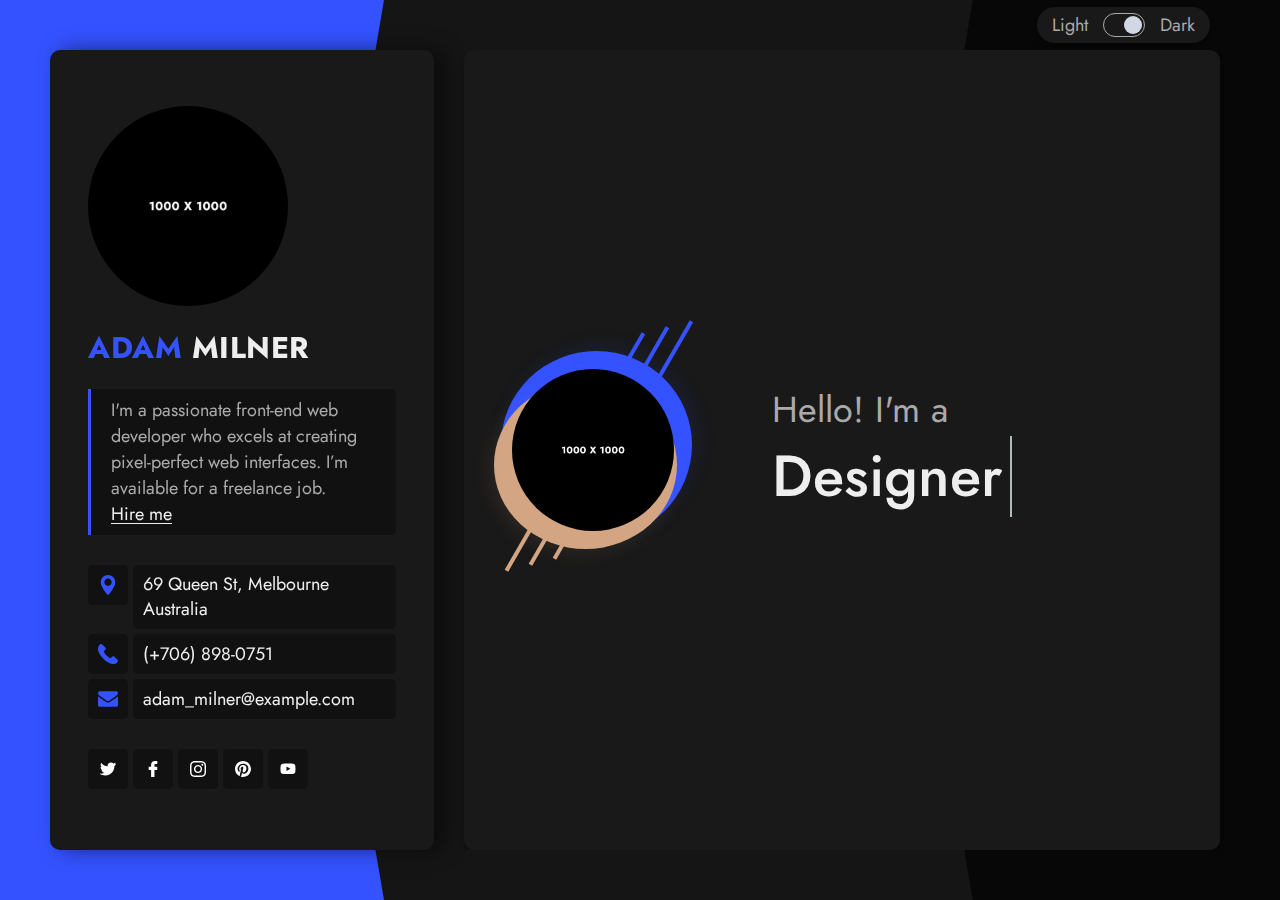
<file: html/index.html>
<!DOCTYPE html>
<!--[if lt IE 7 ]><html class="ie ie6" lang="en"> <![endif]-->
<!--[if IE 7 ]><html class="ie ie7" lang="en"> <![endif]-->
<!--[if IE 8 ]><html class="ie ie8" lang="en"> <![endif]-->
<!--[if (gte IE 9)|!(IE)]><!--><html lang="en"> <!--<![endif]-->
  
<head>

<meta http-equiv="Content-Type" content="text/html; charset=utf-8" />

<meta name="description" content="Deebo">
<meta name="author" content="Frenify">

<meta name="viewport" content="width=device-width, initial-scale=1, maximum-scale=1">

<title>Deebo</title>

<!-- Google Fonts -->
<link rel="preconnect" href="https://fonts.googleapis.com" />
<link rel="preconnect" href="https://fonts.gstatic.com" crossorigin />
<link href="https://fonts.googleapis.com/css2?family=Jost:ital,wght@0,100;0,200;0,300;0,400;0,500;0,600;0,700;0,800;0,900;1,100;1,200;1,300;1,400;1,500;1,600;1,700;1,800;1,900&display=swap" rel="stylesheet" />
<!-- /Google Fonts -->

<!-- Styles -->
<link type="text/css" rel="stylesheet" href="css/base.css?ver=4" />
<link type="text/css" rel="stylesheet" href="css/magnific.css?ver=4" />
<link type="text/css" rel="stylesheet" href="css/animated-headlines.css?ver=4" />
<link type="text/css" rel="stylesheet" href="css/style.css?ver=4" />
<!--[if lt IE 9]> <script type="text/javascript" src="js/modernizr.custom.js"></script> <![endif]-->
<!-- /Styles -->

</head>

<body>

<div class="deebo_fn_main">
			
			
	<!-- Light/Dark Switcher -->
	<div class="deebo_fn_switcher_wrap">
		<label>
			<span class="light">Light</span>
				<span class="checkbox_wrap">
					<input type="checkbox" id="skin_switcher" checked>
					<span class="slider round"></span>
				</span>
			<span class="dark">Dark</span>
		</label>
	</div>
	<!-- /Light/Dark Switcher -->
	
	
	<!-- Overlay -->
	<div class="right_bar_overlay"></div>
	<!--/ Overlay -->

	<!-- MODALBOX -->
	<div class="deebo_fn_modalbox">
		<a class="extra_closer" href="#"></a>
		<div class="box_inner">
			<a class="closer" href="#"><span></span></a>
			<div class="modal_content">

				<div class="modal_in">
					<!-- Content comes from JS -->
				</div>

				<div class="fn__nav" data-from="" data-index="">
					<a href="#" class="prev">
						<span class="text">Prev</span>
						<span class="arrow_wrapper"><span class="arrow"></span></span>
					</a>
					<a href="#" class="next">
						<span class="text">Next</span>
						<span class="arrow_wrapper"><span class="arrow"></span></span>
					</a>
				</div>
			</div>
		</div>
	</div>
	<!-- /MODALBOX --> 

	<!-- Overlay -->
	<div class="right_bar_overlay"></div>
	<!--/ Overlay -->

	<!-- MODALBOX -->
	<div class="deebo_fn_modalbox">
		<a class="extra_closer" href="#"></a>
		<div class="box_inner">
			<a class="closer" href="#"><span></span></a>
			<div class="modal_content">

				<div class="modal_in">
					<!-- Content comes from JS -->
				</div>

				<div class="fn__nav" data-from="" data-index="">
					<a href="#" class="prev">
						<span class="text">Prev</span>
						<span class="arrow_wrapper"><span class="arrow"></span></span>
					</a>
					<a href="#" class="next">
						<span class="text">Next</span>
						<span class="arrow_wrapper"><span class="arrow"></span></span>
					</a>
				</div>
			</div>
		</div>
	</div>
	<!-- /MODALBOX --> 

	<!-- Modal CV Card -->
	<div class="deebo_fn_cv">

		<!-- CV Inner -->
		<div class="deebo_fn__cv">

			<!-- CV Background -->
			<div class="cv__bg"></div>
			<div class="cv__bg2"></div>
			<!-- /CV Background -->

			<!-- CV Left Side -->
			<div class="cv__header">
				<div class="in">
					<div class="avatar">
						<img src="img/header/1.jpg" alt="">
					</div>
					<h3><span>Adam</span> Milner</h3>
					<p class="quote">I'm a passionate front-end web developer who excels at creating pixel-perfect web interfaces. I’m available for a freelance job. <a href="#contact" class="anchor">Hire me</a></p>
					<ul class="contact_info">
						<li>
							<span class="icon"><img src="svg/location.svg" alt="" class="fn__svg"></span>
							<p>69 Queen St, Melbourne Australia</p>
						</li>
						<li>
							<span class="icon"><img src="svg/call.svg" alt="" class="fn__svg"></span>
							<p>(+706) 898-0751</p>
						</li>
						<li>
							<span class="icon"><img src="svg/message.svg" alt="" class="fn__svg"></span>
							<p>adam_milner@example.com</p>
						</li>
					</ul>
					<ul class="social">
						<li>
							<a href="#" target="_blank" title="twitter.com">
								<img class="fn__svg" src="svg/twitter.svg" alt="twitter.com" />
							</a>
						</li>
						<li>
							<a href="#" target="_blank" title="facebook.com">
								<img class="fn__svg" src="svg/facebook-logo.svg" alt="facebook.com" />
							</a>
						</li>
						<li>
							<a href="#" target="_blank" title="instagram.com">
								<img class="fn__svg" src="svg/instagram.svg" alt="instagram.com" />
							</a>
						</li>
						<li>
							<a href="#" target="_blank" title="printerest.com">
								<img class="fn__svg" src="svg/pinterest.svg" alt="printerest.com" />
							</a>
						</li>
						<li>
							<a href="#" target="_blank" title="youtube.com">
								<img class="fn__svg" src="svg/youtube.svg" alt="youtube.com" />
							</a>
						</li>
					</ul>
				</div>
			</div>
			<!-- /CV Left Side -->

			<!-- /CV Content Side -->
			<div class="cv__content">
				
				<section id="hero-header" class="section_header">
					<div class="content">
						<div class="left_hero_header">
							<div class="circle">
								<div class="bg_img" data-bg-img="img/header/1.jpg"></div>
								<img src="img/thumb/square.jpg" alt="" />
								<div class="circle_holder_blue"><span></span></div>
								<div class="circle_holder_orange"><span></span></div>
								<div class="lines">
									<span></span>
									<span></span>
									<span></span>
								</div>
							</div>
						</div>
						<div class="right_hero_header">
							<div class="my_self">
								<h4>Hello! I'm a</h4>
								<h2>
									<!-- It is animation title. You can change animation variation by changing extra class to one of next classes: zoom, rotate-1, letters type, letters rotate-2, loading-bar, slide, clip, letters rotate-3, letters scale, push. cd-headline class can not be removed.  -->
									<span class="cd-headline clip">
										<span class="cd-words-wrapper">
										  <b class="is-visible">Designer</b>
										  <b>Developer</b>
										  <b>Freelancer</b>
										</span>
									</span>
								</h2>
							</div>
						</div>
					</div>
				</section>


				<!-- CV: Biography Section -->
				<section id="cv_biography">
					<div class="section_title">
						<h3>Biography</h3>
					</div>
					<p>I'm a Freelancer Front-end Developer with over 12 years of experience. I'm from San Francisco. I code and create web elements for amazing people around the world. I like work with new people. New people are new experiences.</p>
					<div class="fn_cs_info_items">
						<ul>
							<li><p>Name: <span>Adam Milner</span></p></li>
							<li><p>Birthday: <span>June 14, 1992</span></p></li>
							<li><p>Languages: <span>English, Italian, Arabic</span></p></li>
							<li><p>Age: <span>29 Years</span></p></li>
							<li><p>Nationality: <span>American</span></p></li>
							<li><p>Adress: <span>London, UK</span></p></li>
							<li><p>Telegram: <span>Available</span></p></li>
							<li><p>Phone: <span><a href="tel:+17785355344">(+1) 7785 355 344</a></span></p></li>
							<li><p>Skype: <span>Adam.M</span></p></li>
							<li><p>Email: <span><a href="mailto:flabteam@gmail.com">flabteam@gmail.com</a></span></p></li>
						</ul>
					</div>
				</section>
				<!-- /CV: Biography Section -->


				<!-- CV: Education Section -->
				<section id="cv_education">
					<div class="section_title">
						<h3>Education</h3>
					</div>
					<div class="fn_cs_boxed_list">
						<ul>
							<li>
								<div class="item">
									<div class="item_top">
										<h5>Frenify University</h5>
										<span>( 2014 — 2017 )</span>
									</div>
									<h3>Computer Science</h3>
									<p>Adipisicing Lorem ipsum dolor sit amet, consectetur elit, sed do eiusmod tempor incididunt ut labore et dolore magna aliqua. </p>
								</div>
							</li>
							<li>
								<div class="item">
									<div class="item_top">
										<h5>Edu University</h5>
										<span>( 2011 — 2014 )</span>
									</div>
									<h3>Master Degree</h3>
									<p>Adipisicing Lorem ipsum dolor sit amet, consectetur elit, sed do eiusmod tempor incididunt ut labore et dolore magna aliqua. </p>
								</div>
							</li>
							<li>
								<div class="item">
									<div class="item_top">
										<h5>Clolumbia College</h5>
										<span>( 2007 — 2011 )</span>
									</div>
									<h3>Bachelor Degree</h3>
									<p>Adipisicing Lorem ipsum dolor sit amet, consectetur elit, sed do eiusmod tempor incididunt ut labore et dolore magna aliqua. </p>
								</div>
							</li>
						</ul>
					</div>
				</section>
				<!-- /CV: Education Section -->


				<!-- CV: Experience Section -->
				<section id="cv_experience">
					<div class="section_title">
						<h3>Experience</h3>
					</div>
					<div class="fn_cs_boxed_list">
						<ul>
							<li>
								<div class="item">
									<div class="item_top">
										<h5>Frenify  LLC</h5>
										<span>( 2018 — Today )</span>
									</div>
									<h3>Sr. Front-end Engineer</h3>
									<p>Adipisicing Lorem ipsum dolor sit amet, consectetur elit, sed do eiusmod tempor incididunt ut labore et dolore magna aliqua. </p>
								</div>
							</li>
							<li>
								<div class="item">
									<div class="item_top">
										<h5>Google  LLC</h5>
										<span>( 2016 — 2018 )</span>
									</div>
									<h3>Front-end Developer</h3>
									<p>Adipisicing Lorem ipsum dolor sit amet, consectetur elit, sed do eiusmod tempor incididunt ut labore et dolore magna aliqua. </p>
								</div>
							</li>
							<li>
								<div class="item">
									<div class="item_top">
										<h5>Twitter  LLC</h5>
										<span>( 2016 — 2011 )</span>
									</div>
									<h3>Graphic Designer</h3>
									<p>Adipisicing Lorem ipsum dolor sit amet, consectetur elit, sed do eiusmod tempor incididunt ut labore et dolore magna aliqua. </p>
								</div>
							</li>
						</ul>
					</div>
				</section>
				<!-- /CV: Experience Section -->


				<!-- CV: Skills Section -->
				<section id="cv_skills">
					<div class="section_title">
						<h3>Professionality</h3>
					</div>
					<div class="fn_cs_progress_bar">
						<div class="progress_item" data-value="90">
							<div class="item_in">
								<h3 class="progress_title">Adobe Photoshop</h3>
								<span class="progress_percent"></span>
								<div class="progress_bg"></div>
							</div>
						</div>

						<div class="progress_item" data-value="95">
							<div class="item_in">
								<h3 class="progress_title">HTML5 &amp; CSS3</h3>
								<span class="progress_percent"></span>
								<div class="progress_bg"></div>
							</div>
						</div>

						<div class="progress_item" data-value="80">
							<div class="item_in">
								<h3 class="progress_title">WordPress</h3>
								<span class="progress_percent"></span>
								<div class="progress_bg"></div>
							</div>
						</div>

						<div class="progress_item" data-value="85">
							<div class="item_in">
								<h3 class="progress_title">Adobe Illustrator</h3>
								<span class="progress_percent"></span>
								<div class="progress_bg"></div>
							</div>
						</div>

					</div>
				</section>
				<!-- /CV: Skills Section -->


				<!-- CV: Services Section -->
				<section id="cv_services">
					<div class="section_title">
						<h3>Services</h3>
					</div>
					<p>I help ambitious businesses like yours generate more profits by building awareness, driving web traffic, connecting with customers and growing overall sales.</p>
					<div class="fn_cs_service_list">
						<ul>
							<li>
								<div class="item">
									<div class="item_left">
										<h3>Websites &amp; platforms</h3>
										<p>I build brands through cultural insights &amp; strategic vision. Custom crafted business solutions.</p>
									</div>
									<div class="item_right">
										<p>Starts from</p>
										<h3>$500</h3>
									</div>
								</div>
							</li>
							<li>
								<div class="item">
									<div class="item_left">
										<h3>Mobile applications</h3>
										<p>Custom marketing solutions. Get your business on the next level. We provide worldwide marketing.</p>
									</div>
									<div class="item_right">
										<p>Starts from</p>
										<h3>$450</h3>
									</div>
								</div>
							</li>
							<li>
								<div class="item">
									<div class="item_left">
										<h3>Strategy &amp; branding</h3>
										<p>Design direction for business. Get your business on the next level. We help to create great experiences.</p>
									</div>
									<div class="item_right">
										<p>Starts from</p>
										<h3>$500</h3>
									</div>
								</div>
							</li>
							<li>
								<div class="item">
									<div class="item_left">
										<h3>Design conspect</h3>
										<p>Design direction for business. Get your business on the next level. We help to create great experiences.</p>
									</div>
									<div class="item_right">
										<p>Starts from</p>
										<h3>$450</h3>
									</div>
								</div>
							</li>
						</ul>
					</div>
				</section>
				<!-- /CV: Services Section -->
				
				
				<!-- CV: Portfolio Section-->
				<section id="cv_portfolio">
					<div class="section_title">
						<h3>Portfolio</h3>
					</div>
					
					<!-- Portfolio Shortcode -->
					<div class="fn_cs_portfolio">
					
						<!-- Portfolio Filter -->
						<div class="portfolio_filter">
							<ul>
								<li><a href="#" class="current" data-filter="*">All</a></li>
								<li><a href="#" data-filter=".youtube">Youtube</a></li>
								<li><a href="#" data-filter=".vimeo">Vimeo</a></li>
								<li><a href="#" data-filter=".soundcloud">Soundcloud</a></li>
								<li><a href="#" data-filter=".popup">Popup</a></li>
							</ul>
						</div>
						<!-- /Portfolio Filter -->
						
						
						<!-- Portfolio List -->
						<div class="portfolio_list">
							<ul class="gallery_zoom grid">
								<li class="youtube grid-item">
									<div class="inner">
										<div class="entry">
											<a class="popup-youtube" href="https://www.youtube.com/watch?v=7e90gBu4pas">
												<img src="img/thumb/42-56.jpg" alt="" />
												<div class="main" data-bg-img="img/portfolio/1.jpg"></div>
												<div class="mobile_title">
													<h3>Mockup Shape</h3>
													<span>Youtube</span>
												</div>
											</a>
										</div>
									</div>
								</li>
								<li class="vimeo grid-item">
									<div class="inner">
										<div class="entry">
											<a class="popup-vimeo" href="https://vimeo.com/337293658">
												<img src="img/thumb/42-34.jpg" alt="" />
												<div class="main" data-bg-img="img/portfolio/2.jpg"></div>
												<div class="mobile_title">
													<h3>Ave Bottle</h3>
													<span>Vimeo</span>
												</div>
											</a>
										</div>
									</div>
								</li>
								<li class="soundcloud grid-item">
									<div class="inner">
										<div class="entry">
											<a class="soundcloude_link mfp-iframe audio" href="https://w.soundcloud.com/player/?url=https%3A//api.soundcloud.com/tracks/471954807&color=%23ff5500&auto_play=true&hide_related=false&show_comments=true&show_user=true&show_reposts=false&show_teaser=true&visual=true">
												<img src="img/thumb/42-56.jpg" alt="" />
												<div class="main" data-bg-img="img/portfolio/3.jpg"></div>
												<div class="mobile_title">
													<h3>Magic Art</h3>
													<span>Soundcloud</span>
												</div>
											</a>
										</div>
									</div>
								</li>
								<li class="popup grid-item">
									<div class="inner">
										<div class="entry">
											<a class="zoom" href="img/portfolio/5.jpg">
												<img src="img/thumb/42-56.jpg" alt="" />
												<div class="main" data-bg-img="img/portfolio/5.jpg"></div>
												<div class="mobile_title">
													<h3>Blue Lemon</h3>
													<span>Popup</span>
												</div>
											</a>
										</div>
									</div>
								</li>
								<li class="popup grid-item">
									<div class="inner">
										<div class="entry">
											<a class="zoom" href="img/portfolio/4.jpg">
												<img src="img/thumb/42-34.jpg" alt="" />
												<div class="main" data-bg-img="img/portfolio/4.jpg"></div>
												<div class="mobile_title">
													<h3>Art Stone</h3>
													<span>Popup</span>
												</div>
											</a>
										</div>
									</div>
								</li>
								<li class="popup grid-item">
									<div class="inner">
										<div class="entry">
											<a class="zoom" href="img/portfolio/6.jpg">
												<img src="img/thumb/42-34.jpg" alt="" />
												<div class="main" data-bg-img="img/portfolio/6.jpg"></div>
												<div class="mobile_title">
													<h3>Global Evolution</h3>
													<span>Popup</span>
												</div>
											</a>
										</div>
									</div>
								</li>
							</ul>
						</div>
						<!-- /Portfolio List -->
						
					</div>
					<!-- /Portfolio Shortcode -->
					
				</section>
				<!-- /CV: Portfolio Section-->

				<!-- CV: Testimonials -->
				<section id="cv_testimonials">
					<div class="section_title">
						<h3>References</h3>
					</div>
					<p>A testimonial is effectively a review or recommendation from a client, letting other people know how your products or services benefitted them. We respect each client and help everyone with all our might.</p>

					<div class="fn_cs_testimonials">
						<ul>
							<li>
								<div class="item">
									<div class="item_left">
										<p>One of the best. It works quite well for software development also. The design and ease of installation and customizing is exceptional. Many plaudits to the developers!</p>
									</div>
									<div class="item_right">
										<div class="t_ava">
											<div class="ava_in" data-bg-img="img/testimonials/1.jpg"></div>
										</div>
										<div class="t_name">
											<p>OldPhot</p>
										</div>
										<div class="t_rating" data-stars="5">
											<div class="rating_in">
												<div class="rating_active"><img src="svg/five-stars.svg" alt="" class="fn__svg"></div>
												<div class="rating_regular"><img src="svg/five-stars.svg" alt="" class="fn__svg"></div>
											</div>
										</div>
									</div>
								</div>
							</li>
							<li>
								<div class="item">
									<div class="item_left">
										<p>Very good design and code quality. The costumer support is excellent. They respond within minutes and solve problems on the fly. I sincerely recommend!</p>
									</div>
									<div class="item_right">
										<div class="t_ava">
											<div class="ava_in" data-bg-img="img/testimonials/2.jpg"></div>
										</div>
										<div class="t_name">
											<p>Wuoh</p>
										</div>
										<div class="t_rating" data-stars="5">
											<div class="rating_in">
												<div class="rating_active"><img src="svg/five-stars.svg" alt="" class="fn__svg"></div>
												<div class="rating_regular"><img src="svg/five-stars.svg" alt="" class="fn__svg"></div>
											</div>
										</div>
									</div>
								</div>
							</li>
							<li>
								<div class="item">
									<div class="item_left">
										<p>I Like the whole Theme, the design, customizability, features, etc. The support has been absolutely fantastic and friendly, helping me to solve any issue I was having.</p>
									</div>
									<div class="item_right">
										<div class="t_ava">
											<div class="ava_in" data-bg-img="img/testimonials/3.jpg"></div>
										</div>
										<div class="t_name">
											<p>Bartolo</p>
										</div>
										<div class="t_rating" data-stars="5">
											<div class="rating_in">
												<div class="rating_active"><img src="svg/five-stars.svg" alt="" class="fn__svg"></div>
												<div class="rating_regular"><img src="svg/five-stars.svg" alt="" class="fn__svg"></div>
											</div>
										</div>
									</div>
								</div>
							</li>
							<li>
								<div class="item">
									<div class="item_left">
										<p>The best theme in the world ;) Really love it. Support is amazing, and they always help me with my problems. To be honest - I have earlier other theme, but this is so good, that why I choose it</p>
									</div>
									<div class="item_right">
										<div class="t_ava">
											<div class="ava_in" data-bg-img="img/testimonials/4.jpg"></div>
										</div>
										<div class="t_name">
											<p>Przemeknorek</p>
										</div>
										<div class="t_rating" data-stars="5">
											<div class="rating_in">
												<div class="rating_active"><img src="svg/five-stars.svg" alt="" class="fn__svg"></div>
												<div class="rating_regular"><img src="svg/five-stars.svg" alt="" class="fn__svg"></div>
											</div>
										</div>
									</div>
								</div>
							</li>
						</ul>
					</div>


				</section>
				<!-- /CV: Testimonials -->
				
				
				<!-- CV: Clients Section -->
				<section id="clients" class="section_clients">
					<div class="section_title">
						<h3>Clients</h3>
					</div>
					<div class="clients_wrapper">
						<ul>
							<li>
								<a href="#">
									<img src="img/clients/1.png" alt="colorlib" />
								</a>
							</li>
							<li>
								<a href="#">
									<img src="img/clients/2.png" alt="envato" />
								</a>
							</li>
							<li>
								<a href="#">
									<img src="img/clients/3.png" alt="pingdom" />
								</a>
							</li>
							<li>
								<a href="#">
									<img src="img/clients/4.png" alt="magento" />
								</a>
							</li>
							<li>
								<a href="#">
									<img src="img/clients/5.png" alt="woocommerce" />
								</a>
							</li>
							<li>
								<a href="#">
									<img src="img/clients/6.png" alt="larevel" />
								</a>
							</li>
							<li>
								<a href="#">
									<img src="img/clients/7.png" alt="angular" />
								</a>
							</li>
							<li>
								<a href="#">
									<img src="img/clients/8.png" alt="google" /> 
								</a>
							</li>
						</ul>
					</div>
				</section>
				<!-- /CV: Clients Section -->
				
				
				<!-- CV: News Section -->
				<section id="tips" class="section_tips">
					<div class="section_title">
						<h3>Latest Articles</h3>
					</div>

					<div class="tips_content">
						<ul class="modal_items" data-from="blog" data-count="5">
							<li>
								<div class="item modal_item" data-index="1">
									<div class="item_left">
										<p>November 18, 2021</p>
										<h5><a href="#">Emotional Slider Animation in After Effects</a></h5>
										<a href="#" class="read_more">Read More</a>
										<div class="fn__hidden">
											<p class="fn__cat">November 18, 2021</p>
											<h3 class="fn__title">Emotional Slider Animation in After Effects</h3>
											<div class="img_holder">
												<img src="img/thumb/square.jpg" alt="">
												<div class="abs_img" data-bg-img="img/blog/1.jpg"></div>
											</div>
											<p class="fn__desc">Sed ornare tellus a odio bibendum, at tristique sapien malesuada. Proin sagittis maximus accumsan. Class aptent taciti sociosqu ad litora torquent per conubia nostra, per inceptos himenaeos. Lorem ipsum dolor sit amet, consectetur adipiscing elit. Quisque gravida quam sit amet elit varius tempor. Pellentesque purus eros, blandit eu mollis vel, commodo eget orci.</p>
											<p class="fn__desc">Quisque dui metus, eleifend at enim ac, imperdiet sagittis dolor. Vestibulum ipsum quam, feugiat non velit sit amet, pulvinar varius nisl. Mauris tristique, ipsum sit amet lacinia congue, mauris magna tempus nibh, in mollis eros enim a tortor. Morbi enim arcu, tristique vitae mi nec, hendrerit pharetra metus. Phasellus id feugiat purus. In vel elit eu lacus ultrices feugiat. Etiam at aliquet mi. Nunc sit amet libero sit amet lectus pellentesque sagittis. Curabitur blandit ante quis erat dapibus viverra.</p>
											<p class="fn__desc">Sed porttitor augue erat, vitae convallis odio viverra id. In nec finibus elit. Nullam ac sodales nunc, vel sagittis elit. Ut condimentum ex ipsum, eu ornare odio aliquam eu. Ut iaculis eros quam, eu bibendum tellus convallis quis. Donec sapien risus, consequat ut magna nec, interdum porta nisl. Vivamus pulvinar hendrerit finibus.</p>
										</div>
									</div>
									<div class="item_right">
										<div class="abs_img" data-bg-img="img/blog/1.jpg"></div>
									</div>
								</div>
							</li>
							<li>
								<div class="item modal_item" data-index="2">
									<div class="item_left">
										<p>September 15, 2021</p>
										<h5><a href="#">Principle Tutorial &amp; Onboarding Flow Animation</a></h5>
										<a href="#" class="read_more">Read More</a>
										<div class="fn__hidden">
											<p class="fn__cat">September 15, 2021</p>
											<h3 class="fn__title">Principle Tutorial &amp; Onboarding Flow Animation</h3>
											<div class="img_holder">
												<img src="img/thumb/square.jpg" alt="">
												<div class="abs_img" data-bg-img="img/blog/2.jpg"></div>
											</div>
											<p class="fn__desc">Sed ornare tellus a odio bibendum, at tristique sapien malesuada. Proin sagittis maximus accumsan. Class aptent taciti sociosqu ad litora torquent per conubia nostra, per inceptos himenaeos. Lorem ipsum dolor sit amet, consectetur adipiscing elit. Quisque gravida quam sit amet elit varius tempor. Pellentesque purus eros, blandit eu mollis vel, commodo eget orci.</p>
											<p class="fn__desc">Quisque dui metus, eleifend at enim ac, imperdiet sagittis dolor. Vestibulum ipsum quam, feugiat non velit sit amet, pulvinar varius nisl. Mauris tristique, ipsum sit amet lacinia congue, mauris magna tempus nibh, in mollis eros enim a tortor. Morbi enim arcu, tristique vitae mi nec, hendrerit pharetra metus. Phasellus id feugiat purus. In vel elit eu lacus ultrices feugiat. Etiam at aliquet mi. Nunc sit amet libero sit amet lectus pellentesque sagittis. Curabitur blandit ante quis erat dapibus viverra.</p>
											<p class="fn__desc">Sed porttitor augue erat, vitae convallis odio viverra id. In nec finibus elit. Nullam ac sodales nunc, vel sagittis elit. Ut condimentum ex ipsum, eu ornare odio aliquam eu. Ut iaculis eros quam, eu bibendum tellus convallis quis. Donec sapien risus, consequat ut magna nec, interdum porta nisl. Vivamus pulvinar hendrerit finibus.</p>
										</div>
									</div>
									<div class="item_right">
										<div class="abs_img" data-bg-img="img/blog/2.jpg"></div>
									</div>
								</div>
							</li>
							<li>
								<div class="item modal_item" data-index="3">
									<div class="item_left">
										<p>September 03, 2021</p>
										<h5><a href="#">Ordering Ballooon Bouquets UI Design and Animation</a></h5>
										<a href="#" class="read_more">Read More</a>
										<div class="fn__hidden">
											<p class="fn__cat">September 03, 2021</p>
											<h3 class="fn__title">Ordering Ballooon Bouquets UI Design and Animation</h3>
											<div class="img_holder">
												<img src="img/thumb/square.jpg" alt="">
												<div class="abs_img" data-bg-img="img/blog/3.jpg"></div>
											</div>
											<p class="fn__desc">Sed ornare tellus a odio bibendum, at tristique sapien malesuada. Proin sagittis maximus accumsan. Class aptent taciti sociosqu ad litora torquent per conubia nostra, per inceptos himenaeos. Lorem ipsum dolor sit amet, consectetur adipiscing elit. Quisque gravida quam sit amet elit varius tempor. Pellentesque purus eros, blandit eu mollis vel, commodo eget orci.</p>
											<p class="fn__desc">Quisque dui metus, eleifend at enim ac, imperdiet sagittis dolor. Vestibulum ipsum quam, feugiat non velit sit amet, pulvinar varius nisl. Mauris tristique, ipsum sit amet lacinia congue, mauris magna tempus nibh, in mollis eros enim a tortor. Morbi enim arcu, tristique vitae mi nec, hendrerit pharetra metus. Phasellus id feugiat purus. In vel elit eu lacus ultrices feugiat. Etiam at aliquet mi. Nunc sit amet libero sit amet lectus pellentesque sagittis. Curabitur blandit ante quis erat dapibus viverra.</p>
											<p class="fn__desc">Sed porttitor augue erat, vitae convallis odio viverra id. In nec finibus elit. Nullam ac sodales nunc, vel sagittis elit. Ut condimentum ex ipsum, eu ornare odio aliquam eu. Ut iaculis eros quam, eu bibendum tellus convallis quis. Donec sapien risus, consequat ut magna nec, interdum porta nisl. Vivamus pulvinar hendrerit finibus.</p>
										</div>
									</div>
									<div class="item_right">
										<div class="abs_img" data-bg-img="img/blog/3.jpg"></div>
									</div>
								</div>
							</li>
							<li class="be_animated">
								<div class="item modal_item" data-index="4">
									<div class="item_left">
										<p>August 20, 2021</p>
										<h5><a href="#">How to Prepare Your Design Portfolio</a></h5>
										<a href="#" class="read_more">Read More</a>
										<div class="fn__hidden">
											<p class="fn__cat">August 20, 2021</p>
											<h3 class="fn__title">How to Prepare Your Design Portfolio</h3>
											<div class="img_holder">
												<img src="img/thumb/square.jpg" alt="">
												<div class="abs_img" data-bg-img="img/blog/4.jpg"></div>
											</div>
											<p class="fn__desc">Sed ornare tellus a odio bibendum, at tristique sapien malesuada. Proin sagittis maximus accumsan. Class aptent taciti sociosqu ad litora torquent per conubia nostra, per inceptos himenaeos. Lorem ipsum dolor sit amet, consectetur adipiscing elit. Quisque gravida quam sit amet elit varius tempor. Pellentesque purus eros, blandit eu mollis vel, commodo eget orci.</p>
											<p class="fn__desc">Quisque dui metus, eleifend at enim ac, imperdiet sagittis dolor. Vestibulum ipsum quam, feugiat non velit sit amet, pulvinar varius nisl. Mauris tristique, ipsum sit amet lacinia congue, mauris magna tempus nibh, in mollis eros enim a tortor. Morbi enim arcu, tristique vitae mi nec, hendrerit pharetra metus. Phasellus id feugiat purus. In vel elit eu lacus ultrices feugiat. Etiam at aliquet mi. Nunc sit amet libero sit amet lectus pellentesque sagittis. Curabitur blandit ante quis erat dapibus viverra.</p>
											<p class="fn__desc">Sed porttitor augue erat, vitae convallis odio viverra id. In nec finibus elit. Nullam ac sodales nunc, vel sagittis elit. Ut condimentum ex ipsum, eu ornare odio aliquam eu. Ut iaculis eros quam, eu bibendum tellus convallis quis. Donec sapien risus, consequat ut magna nec, interdum porta nisl. Vivamus pulvinar hendrerit finibus.</p>
										</div>
									</div>
									<div class="item_right">
										<div class="abs_img" data-bg-img="img/blog/4.jpg"></div>
									</div>
								</div>
							</li>
							<li class="be_animated">
								<div class="item modal_item" data-index="5">
									<div class="item_left">
										<p>July 11, 2021</p>
										<h5><a href="#">Lottie Animation &amp; After Effects Tutorial</a></h5>
										<a href="#" class="read_more">Read More</a>
										<div class="fn__hidden">
											<p class="fn__cat">July 11, 2021</p>
											<h3 class="fn__title">Lottie Animation &amp; After Effects Tutorial</h3>
											<div class="img_holder">
												<img src="img/thumb/square.jpg" alt="">
												<div class="abs_img" data-bg-img="img/blog/5.jpg"></div>
											</div>
											<p class="fn__desc">Sed ornare tellus a odio bibendum, at tristique sapien malesuada. Proin sagittis maximus accumsan. Class aptent taciti sociosqu ad litora torquent per conubia nostra, per inceptos himenaeos. Lorem ipsum dolor sit amet, consectetur adipiscing elit. Quisque gravida quam sit amet elit varius tempor. Pellentesque purus eros, blandit eu mollis vel, commodo eget orci.</p>
											<p class="fn__desc">Quisque dui metus, eleifend at enim ac, imperdiet sagittis dolor. Vestibulum ipsum quam, feugiat non velit sit amet, pulvinar varius nisl. Mauris tristique, ipsum sit amet lacinia congue, mauris magna tempus nibh, in mollis eros enim a tortor. Morbi enim arcu, tristique vitae mi nec, hendrerit pharetra metus. Phasellus id feugiat purus. In vel elit eu lacus ultrices feugiat. Etiam at aliquet mi. Nunc sit amet libero sit amet lectus pellentesque sagittis. Curabitur blandit ante quis erat dapibus viverra.</p>
											<p class="fn__desc">Sed porttitor augue erat, vitae convallis odio viverra id. In nec finibus elit. Nullam ac sodales nunc, vel sagittis elit. Ut condimentum ex ipsum, eu ornare odio aliquam eu. Ut iaculis eros quam, eu bibendum tellus convallis quis. Donec sapien risus, consequat ut magna nec, interdum porta nisl. Vivamus pulvinar hendrerit finibus.</p>
										</div>
									</div>
									<div class="item_right">
										<div class="abs_img" data-bg-img="img/blog/5.jpg"></div>
									</div>
								</div>
							</li>
						</ul>
					</div>
					<div class="load_more">
						<a href="#" data-done="Done" data-no="No more articles found">
							<span class="text">Load More Articles</span>
							<span class="fn__pulse">
								<span></span>
								<span></span>
								<span></span>
							</span>
						</a>
					</div>
				</section>
				<!-- CV: News Section -->
				
				
				<section id="contact" class="section_contact">
					<div class="section_title">
						<h3>Contact Me</h3>
					</div>
					<form class="contact_form" action="/" method="post" autocomplete="off" data-email="frenifyteam@gmail.com">

						<!--
							Don't remove below code in avoid to work contact form properly.
							You can chance dat-success value with your one. It will be used when user will try to contact via contact form and will get success message.
						-->
						<div class="success" data-success="Your message has been received, we will contact you soon."></div>
						<div class="empty_notice"><span>Please Fill Required Fields!</span></div>
						<!-- -->

						<div class="items_wrap">
							<div class="items">
								<div class="item half">
									<div class="input_wrapper">
										<input id="name" type="text" placeholder="Name *" />
									</div>
								</div>
								<div class="item half">
									<div class="input_wrapper">
										<input id="email" type="email" placeholder="Email *" />
									</div>
								</div>
								<div class="item">
									<div class="input_wrapper">
										<input id="phone" type="text" placeholder="Phone" />
									</div>
								</div>
								<div class="item">
									<div class="input_wrapper">
										<textarea id="message" placeholder="Message"></textarea>
									</div>
								</div>
								<div class="item">
									<a id="send_message" href="#">Send Message</a>
								</div>
							</div>
						</div>
					</form>
				</section>


			</div>
			<!-- /CV Content Side -->

		</div>
		<!-- CV Inner -->
	</div>
	<!-- /Modal CV Card -->

	

</div>

<!-- Scripts -->
<script type="text/javascript" src="js/jquery.js?ver=4"></script>
<script type="text/javascript" src="js/isotope.js"></script>
<script type="text/javascript" src="js/magnific.js"></script>
<script type="text/javascript" src="js/animated-headlines.js?ver=4"></script>
<script type="text/javascript" src="js/waypoints.js?ver=4"></script>
<!--[if lt IE 10]> <script type="text/javascript" src="js/ie8.js"></script> <![endif]-->
<script type="text/javascript" src="js/init.js?ver=4"></script>
<!-- /Scripts -->

</body>
</html>
</file>
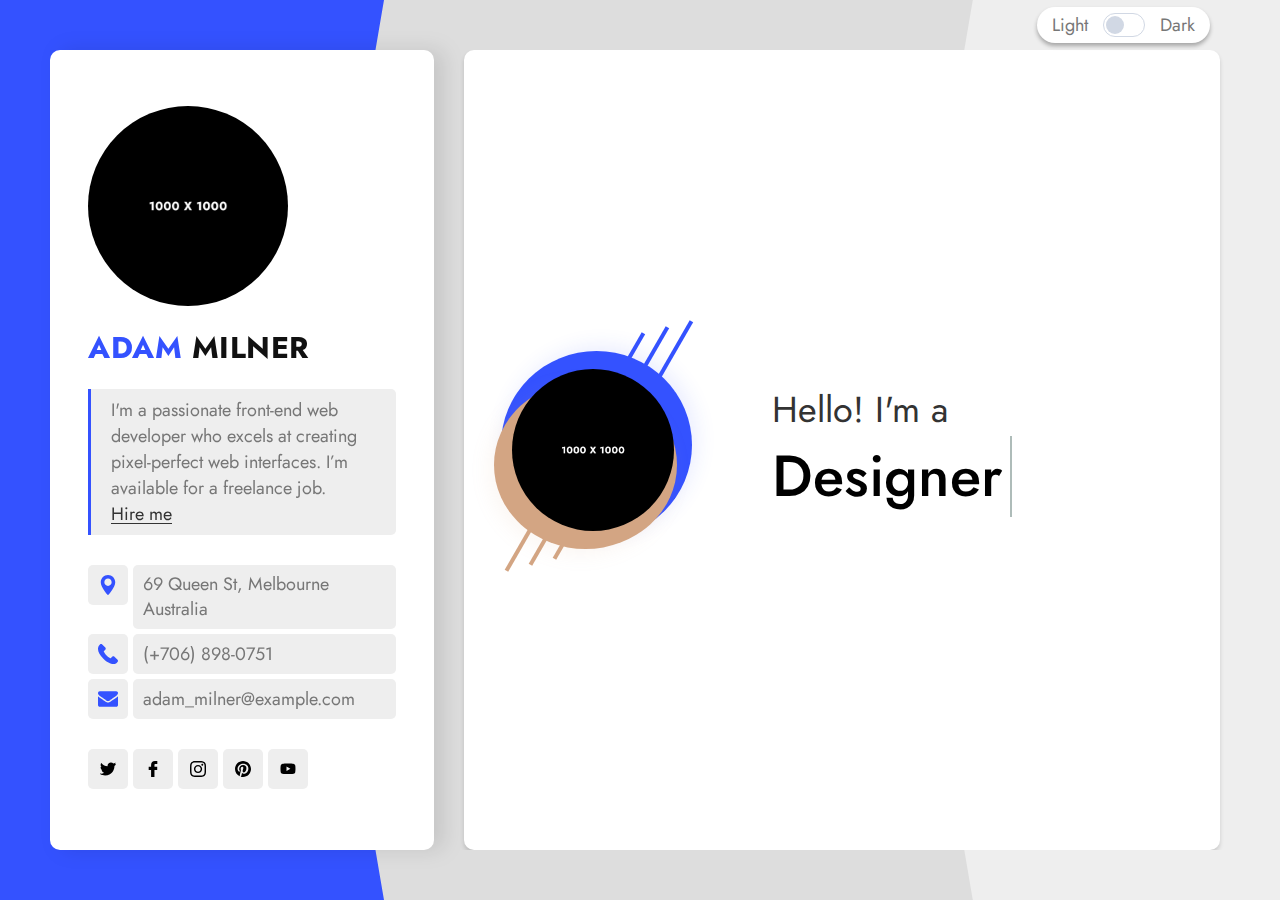
<file: html/index-light.html>
<!DOCTYPE html>
<!--[if lt IE 7 ]><html class="ie ie6" lang="en"> <![endif]-->
<!--[if IE 7 ]><html class="ie ie7" lang="en"> <![endif]-->
<!--[if IE 8 ]><html class="ie ie8" lang="en"> <![endif]-->
<!--[if (gte IE 9)|!(IE)]><!--><html lang="en"> <!--<![endif]-->
  
<head>

<meta http-equiv="Content-Type" content="text/html; charset=utf-8" />

<meta name="description" content="Deebo">
<meta name="author" content="Frenify">

<meta name="viewport" content="width=device-width, initial-scale=1, maximum-scale=1">

<title>Deebo</title>

<!-- Google Fonts -->
<link rel="preconnect" href="https://fonts.googleapis.com" />
<link rel="preconnect" href="https://fonts.gstatic.com" crossorigin />
<link href="https://fonts.googleapis.com/css2?family=Jost:ital,wght@0,100;0,200;0,300;0,400;0,500;0,600;0,700;0,800;0,900;1,100;1,200;1,300;1,400;1,500;1,600;1,700;1,800;1,900&display=swap" rel="stylesheet" />
<!-- /Google Fonts -->

<!-- Styles -->
<link type="text/css" rel="stylesheet" href="css/base.css?ver=4" />
<link type="text/css" rel="stylesheet" href="css/magnific.css?ver=4" />
<link type="text/css" rel="stylesheet" href="css/animated-headlines.css?ver=4" />
<link type="text/css" rel="stylesheet" href="css/style.css?ver=4" />
<!--[if lt IE 9]> <script type="text/javascript" src="js/modernizr.custom.js"></script> <![endif]-->
<!-- /Styles -->

</head>

<body class="light">

<div class="deebo_fn_main">
	
	<!-- Light/Dark Switcher -->
	<div class="deebo_fn_switcher_wrap">
		<label>
			<span class="light">Light</span>
				<span class="checkbox_wrap">
					<input type="checkbox" id="skin_switcher">
					<span class="slider round"></span>
				</span>
			<span class="dark">Dark</span>
		</label>
	</div>
	<!-- /Light/Dark Switcher -->
	
	<!-- Overlay -->
	<div class="right_bar_overlay"></div>
	<!--/ Overlay -->

	<!-- MODALBOX -->
	<div class="deebo_fn_modalbox">
		<a class="extra_closer" href="#"></a>
		<div class="box_inner">
			<a class="closer" href="#"><span></span></a>
			<div class="modal_content">

				<div class="modal_in">
					<!-- Content comes from JS -->
				</div>

				<div class="fn__nav" data-from="" data-index="">
					<a href="#" class="prev">
						<span class="text">Prev</span>
						<span class="arrow_wrapper"><span class="arrow"></span></span>
					</a>
					<a href="#" class="next">
						<span class="text">Next</span>
						<span class="arrow_wrapper"><span class="arrow"></span></span>
					</a>
				</div>
			</div>
		</div>
	</div>
	<!-- /MODALBOX --> 

	<!-- Overlay -->
	<div class="right_bar_overlay"></div>
	<!--/ Overlay -->

	<!-- MODALBOX -->
	<div class="deebo_fn_modalbox">
		<a class="extra_closer" href="#"></a>
		<div class="box_inner">
			<a class="closer" href="#"><span></span></a>
			<div class="modal_content">

				<div class="modal_in">
					<!-- Content comes from JS -->
				</div>

				<div class="fn__nav" data-from="" data-index="">
					<a href="#" class="prev">
						<span class="text">Prev</span>
						<span class="arrow_wrapper"><span class="arrow"></span></span>
					</a>
					<a href="#" class="next">
						<span class="text">Next</span>
						<span class="arrow_wrapper"><span class="arrow"></span></span>
					</a>
				</div>
			</div>
		</div>
	</div>
	<!-- /MODALBOX --> 

	<!-- Modal CV Card -->
	<div class="deebo_fn_cv">

		<!-- CV Inner -->
		<div class="deebo_fn__cv">

			<!-- CV Background -->
			<div class="cv__bg"></div>
			<div class="cv__bg2"></div>
			<!-- /CV Background -->

			<!-- CV Left Side -->
			<div class="cv__header">
				<div class="in">
					<div class="avatar">
						<img src="img/header/1.jpg" alt="">
					</div>
					<h3><span>Adam</span> Milner</h3>
					<p class="quote">I'm a passionate front-end web developer who excels at creating pixel-perfect web interfaces. I’m available for a freelance job. <a href="#contact" class="anchor">Hire me</a></p>
					<ul class="contact_info">
						<li>
							<span class="icon"><img src="svg/location.svg" alt="" class="fn__svg"></span>
							<p>69 Queen St, Melbourne Australia</p>
						</li>
						<li>
							<span class="icon"><img src="svg/call.svg" alt="" class="fn__svg"></span>
							<p>(+706) 898-0751</p>
						</li>
						<li>
							<span class="icon"><img src="svg/message.svg" alt="" class="fn__svg"></span>
							<p>adam_milner@example.com</p>
						</li>
					</ul>
					<ul class="social">
						<li>
							<a href="#" target="_blank" title="twitter.com">
								<img class="fn__svg" src="svg/twitter.svg" alt="twitter.com" />
							</a>
						</li>
						<li>
							<a href="#" target="_blank" title="facebook.com">
								<img class="fn__svg" src="svg/facebook-logo.svg" alt="facebook.com" />
							</a>
						</li>
						<li>
							<a href="#" target="_blank" title="instagram.com">
								<img class="fn__svg" src="svg/instagram.svg" alt="instagram.com" />
							</a>
						</li>
						<li>
							<a href="#" target="_blank" title="printerest.com">
								<img class="fn__svg" src="svg/pinterest.svg" alt="printerest.com" />
							</a>
						</li>
						<li>
							<a href="#" target="_blank" title="youtube.com">
								<img class="fn__svg" src="svg/youtube.svg" alt="youtube.com" />
							</a>
						</li>
					</ul>
				</div>
			</div>
			<!-- /CV Left Side -->

			<!-- /CV Content Side -->
			<div class="cv__content">
				
				<section id="hero-header" class="section_header">
					<div class="content">
						<div class="left_hero_header">
							<div class="circle">
								<div class="bg_img" data-bg-img="img/header/1.jpg"></div>
								<img src="img/thumb/square.jpg" alt="" />
								<div class="circle_holder_blue"><span></span></div>
								<div class="circle_holder_orange"><span></span></div>
								<div class="lines">
									<span></span>
									<span></span>
									<span></span>
								</div>
							</div>
						</div>
						<div class="right_hero_header">
							<div class="my_self">
								<h4>Hello! I'm a</h4>
								<h2>
									<!-- It is animation title. You can change animation variation by changing extra class to one of next classes: zoom, rotate-1, letters type, letters rotate-2, loading-bar, slide, clip, letters rotate-3, letters scale, push. cd-headline class can not be removed.  -->
									<span class="cd-headline clip">
										<span class="cd-words-wrapper">
										  <b class="is-visible">Designer</b>
										  <b>Developer</b>
										  <b>Freelancer</b>
										</span>
									</span>
								</h2>
							</div>
						</div>
					</div>
				</section>


				<!-- CV: Biography Section -->
				<section id="cv_biography">
					<div class="section_title">
						<h3>Biography</h3>
					</div>
					<p>I'm a Freelancer Front-end Developer with over 12 years of experience. I'm from San Francisco. I code and create web elements for amazing people around the world. I like work with new people. New people are new experiences.</p>
					<div class="fn_cs_info_items">
						<ul>
							<li><p>Name: <span>Adam Milner</span></p></li>
							<li><p>Birthday: <span>June 14, 1992</span></p></li>
							<li><p>Languages: <span>English, Italian, Arabic</span></p></li>
							<li><p>Age: <span>29 Years</span></p></li>
							<li><p>Nationality: <span>American</span></p></li>
							<li><p>Adress: <span>London, UK</span></p></li>
							<li><p>Telegram: <span>Available</span></p></li>
							<li><p>Phone: <span><a href="tel:+17785355344">(+1) 7785 355 344</a></span></p></li>
							<li><p>Skype: <span>Adam.M</span></p></li>
							<li><p>Email: <span><a href="mailto:flabteam@gmail.com">flabteam@gmail.com</a></span></p></li>
						</ul>
					</div>
				</section>
				<!-- /CV: Biography Section -->


				<!-- CV: Education Section -->
				<section id="cv_education">
					<div class="section_title">
						<h3>Education</h3>
					</div>
					<div class="fn_cs_boxed_list">
						<ul>
							<li>
								<div class="item">
									<div class="item_top">
										<h5>Frenify University</h5>
										<span>( 2014 — 2017 )</span>
									</div>
									<h3>Computer Science</h3>
									<p>Adipisicing Lorem ipsum dolor sit amet, consectetur elit, sed do eiusmod tempor incididunt ut labore et dolore magna aliqua. </p>
								</div>
							</li>
							<li>
								<div class="item">
									<div class="item_top">
										<h5>Edu University</h5>
										<span>( 2011 — 2014 )</span>
									</div>
									<h3>Master Degree</h3>
									<p>Adipisicing Lorem ipsum dolor sit amet, consectetur elit, sed do eiusmod tempor incididunt ut labore et dolore magna aliqua. </p>
								</div>
							</li>
							<li>
								<div class="item">
									<div class="item_top">
										<h5>Clolumbia College</h5>
										<span>( 2007 — 2011 )</span>
									</div>
									<h3>Bachelor Degree</h3>
									<p>Adipisicing Lorem ipsum dolor sit amet, consectetur elit, sed do eiusmod tempor incididunt ut labore et dolore magna aliqua. </p>
								</div>
							</li>
						</ul>
					</div>
				</section>
				<!-- /CV: Education Section -->


				<!-- CV: Experience Section -->
				<section id="cv_experience">
					<div class="section_title">
						<h3>Experience</h3>
					</div>
					<div class="fn_cs_boxed_list">
						<ul>
							<li>
								<div class="item">
									<div class="item_top">
										<h5>Frenify  LLC</h5>
										<span>( 2018 — Today )</span>
									</div>
									<h3>Sr. Front-end Engineer</h3>
									<p>Adipisicing Lorem ipsum dolor sit amet, consectetur elit, sed do eiusmod tempor incididunt ut labore et dolore magna aliqua. </p>
								</div>
							</li>
							<li>
								<div class="item">
									<div class="item_top">
										<h5>Google  LLC</h5>
										<span>( 2016 — 2018 )</span>
									</div>
									<h3>Front-end Developer</h3>
									<p>Adipisicing Lorem ipsum dolor sit amet, consectetur elit, sed do eiusmod tempor incididunt ut labore et dolore magna aliqua. </p>
								</div>
							</li>
							<li>
								<div class="item">
									<div class="item_top">
										<h5>Twitter  LLC</h5>
										<span>( 2016 — 2011 )</span>
									</div>
									<h3>Graphic Designer</h3>
									<p>Adipisicing Lorem ipsum dolor sit amet, consectetur elit, sed do eiusmod tempor incididunt ut labore et dolore magna aliqua. </p>
								</div>
							</li>
						</ul>
					</div>
				</section>
				<!-- /CV: Experience Section -->


				<!-- CV: Skills Section -->
				<section id="cv_skills">
					<div class="section_title">
						<h3>Professionality</h3>
					</div>
					<div class="fn_cs_progress_bar">
						<div class="progress_item" data-value="90">
							<div class="item_in">
								<h3 class="progress_title">Adobe Photoshop</h3>
								<span class="progress_percent"></span>
								<div class="progress_bg"></div>
							</div>
						</div>

						<div class="progress_item" data-value="95">
							<div class="item_in">
								<h3 class="progress_title">HTML5 &amp; CSS3</h3>
								<span class="progress_percent"></span>
								<div class="progress_bg"></div>
							</div>
						</div>

						<div class="progress_item" data-value="80">
							<div class="item_in">
								<h3 class="progress_title">WordPress</h3>
								<span class="progress_percent"></span>
								<div class="progress_bg"></div>
							</div>
						</div>

						<div class="progress_item" data-value="85">
							<div class="item_in">
								<h3 class="progress_title">Adobe Illustrator</h3>
								<span class="progress_percent"></span>
								<div class="progress_bg"></div>
							</div>
						</div>

					</div>
				</section>
				<!-- /CV: Skills Section -->


				<!-- CV: Services Section -->
				<section id="cv_services">
					<div class="section_title">
						<h3>Services</h3>
					</div>
					<p>I help ambitious businesses like yours generate more profits by building awareness, driving web traffic, connecting with customers and growing overall sales.</p>
					<div class="fn_cs_service_list">
						<ul>
							<li>
								<div class="item">
									<div class="item_left">
										<h3>Websites &amp; platforms</h3>
										<p>I build brands through cultural insights &amp; strategic vision. Custom crafted business solutions.</p>
									</div>
									<div class="item_right">
										<p>Starts from</p>
										<h3>$500</h3>
									</div>
								</div>
							</li>
							<li>
								<div class="item">
									<div class="item_left">
										<h3>Mobile applications</h3>
										<p>Custom marketing solutions. Get your business on the next level. We provide worldwide marketing.</p>
									</div>
									<div class="item_right">
										<p>Starts from</p>
										<h3>$450</h3>
									</div>
								</div>
							</li>
							<li>
								<div class="item">
									<div class="item_left">
										<h3>Strategy &amp; branding</h3>
										<p>Design direction for business. Get your business on the next level. We help to create great experiences.</p>
									</div>
									<div class="item_right">
										<p>Starts from</p>
										<h3>$500</h3>
									</div>
								</div>
							</li>
							<li>
								<div class="item">
									<div class="item_left">
										<h3>Design conspect</h3>
										<p>Design direction for business. Get your business on the next level. We help to create great experiences.</p>
									</div>
									<div class="item_right">
										<p>Starts from</p>
										<h3>$450</h3>
									</div>
								</div>
							</li>
						</ul>
					</div>
				</section>
				<!-- /CV: Services Section -->
				
				
				<!-- CV: Portfolio Section-->
				<section id="cv_portfolio">
					<div class="section_title">
						<h3>Portfolio</h3>
					</div>
					
					<!-- Portfolio Shortcode -->
					<div class="fn_cs_portfolio">
					
						<!-- Portfolio Filter -->
						<div class="portfolio_filter">
							<ul>
								<li><a href="#" class="current" data-filter="*">All</a></li>
								<li><a href="#" data-filter=".youtube">Youtube</a></li>
								<li><a href="#" data-filter=".vimeo">Vimeo</a></li>
								<li><a href="#" data-filter=".soundcloud">Soundcloud</a></li>
								<li><a href="#" data-filter=".popup">Popup</a></li>
							</ul>
						</div>
						<!-- /Portfolio Filter -->
						
						
						<!-- Portfolio List -->
						<div class="portfolio_list">
							<ul class="gallery_zoom grid">
								<li class="youtube grid-item">
									<div class="inner">
										<div class="entry">
											<a class="popup-youtube" href="https://www.youtube.com/watch?v=7e90gBu4pas">
												<img src="img/thumb/42-56.jpg" alt="" />
												<div class="main" data-bg-img="img/portfolio/1.jpg"></div>
												<div class="mobile_title">
													<h3>Mockup Shape</h3>
													<span>Youtube</span>
												</div>
											</a>
										</div>
									</div>
								</li>
								<li class="vimeo grid-item">
									<div class="inner">
										<div class="entry">
											<a class="popup-vimeo" href="https://vimeo.com/337293658">
												<img src="img/thumb/42-34.jpg" alt="" />
												<div class="main" data-bg-img="img/portfolio/2.jpg"></div>
												<div class="mobile_title">
													<h3>Ave Bottle</h3>
													<span>Vimeo</span>
												</div>
											</a>
										</div>
									</div>
								</li>
								<li class="soundcloud grid-item">
									<div class="inner">
										<div class="entry">
											<a class="soundcloude_link mfp-iframe audio" href="https://w.soundcloud.com/player/?url=https%3A//api.soundcloud.com/tracks/471954807&color=%23ff5500&auto_play=true&hide_related=false&show_comments=true&show_user=true&show_reposts=false&show_teaser=true&visual=true">
												<img src="img/thumb/42-56.jpg" alt="" />
												<div class="main" data-bg-img="img/portfolio/3.jpg"></div>
												<div class="mobile_title">
													<h3>Magic Art</h3>
													<span>Soundcloud</span>
												</div>
											</a>
										</div>
									</div>
								</li>
								<li class="popup grid-item">
									<div class="inner">
										<div class="entry">
											<a class="zoom" href="img/portfolio/5.jpg">
												<img src="img/thumb/42-56.jpg" alt="" />
												<div class="main" data-bg-img="img/portfolio/5.jpg"></div>
												<div class="mobile_title">
													<h3>Blue Lemon</h3>
													<span>Popup</span>
												</div>
											</a>
										</div>
									</div>
								</li>
								<li class="popup grid-item">
									<div class="inner">
										<div class="entry">
											<a class="zoom" href="img/portfolio/4.jpg">
												<img src="img/thumb/42-34.jpg" alt="" />
												<div class="main" data-bg-img="img/portfolio/4.jpg"></div>
												<div class="mobile_title">
													<h3>Art Stone</h3>
													<span>Popup</span>
												</div>
											</a>
										</div>
									</div>
								</li>
								<li class="popup grid-item">
									<div class="inner">
										<div class="entry">
											<a class="zoom" href="img/portfolio/6.jpg">
												<img src="img/thumb/42-34.jpg" alt="" />
												<div class="main" data-bg-img="img/portfolio/6.jpg"></div>
												<div class="mobile_title">
													<h3>Global Evolution</h3>
													<span>Popup</span>
												</div>
											</a>
										</div>
									</div>
								</li>
							</ul>
						</div>
						<!-- /Portfolio List -->
						
					</div>
					<!-- /Portfolio Shortcode -->
					
				</section>
				<!-- /CV: Portfolio Section-->

				<!-- CV: Testimonials -->
				<section id="cv_testimonials">
					<div class="section_title">
						<h3>References</h3>
					</div>
					<p>A testimonial is effectively a review or recommendation from a client, letting other people know how your products or services benefitted them. We respect each client and help everyone with all our might.</p>

					<div class="fn_cs_testimonials">
						<ul>
							<li>
								<div class="item">
									<div class="item_left">
										<p>One of the best. It works quite well for software development also. The design and ease of installation and customizing is exceptional. Many plaudits to the developers!</p>
									</div>
									<div class="item_right">
										<div class="t_ava">
											<div class="ava_in" data-bg-img="img/testimonials/1.jpg"></div>
										</div>
										<div class="t_name">
											<p>OldPhot</p>
										</div>
										<div class="t_rating" data-stars="5">
											<div class="rating_in">
												<div class="rating_active"><img src="svg/five-stars.svg" alt="" class="fn__svg"></div>
												<div class="rating_regular"><img src="svg/five-stars.svg" alt="" class="fn__svg"></div>
											</div>
										</div>
									</div>
								</div>
							</li>
							<li>
								<div class="item">
									<div class="item_left">
										<p>Very good design and code quality. The costumer support is excellent. They respond within minutes and solve problems on the fly. I sincerely recommend!</p>
									</div>
									<div class="item_right">
										<div class="t_ava">
											<div class="ava_in" data-bg-img="img/testimonials/2.jpg"></div>
										</div>
										<div class="t_name">
											<p>Wuoh</p>
										</div>
										<div class="t_rating" data-stars="5">
											<div class="rating_in">
												<div class="rating_active"><img src="svg/five-stars.svg" alt="" class="fn__svg"></div>
												<div class="rating_regular"><img src="svg/five-stars.svg" alt="" class="fn__svg"></div>
											</div>
										</div>
									</div>
								</div>
							</li>
							<li>
								<div class="item">
									<div class="item_left">
										<p>I Like the whole Theme, the design, customizability, features, etc. The support has been absolutely fantastic and friendly, helping me to solve any issue I was having.</p>
									</div>
									<div class="item_right">
										<div class="t_ava">
											<div class="ava_in" data-bg-img="img/testimonials/3.jpg"></div>
										</div>
										<div class="t_name">
											<p>Bartolo</p>
										</div>
										<div class="t_rating" data-stars="5">
											<div class="rating_in">
												<div class="rating_active"><img src="svg/five-stars.svg" alt="" class="fn__svg"></div>
												<div class="rating_regular"><img src="svg/five-stars.svg" alt="" class="fn__svg"></div>
											</div>
										</div>
									</div>
								</div>
							</li>
							<li>
								<div class="item">
									<div class="item_left">
										<p>The best theme in the world ;) Really love it. Support is amazing, and they always help me with my problems. To be honest - I have earlier other theme, but this is so good, that why I choose it</p>
									</div>
									<div class="item_right">
										<div class="t_ava">
											<div class="ava_in" data-bg-img="img/testimonials/4.jpg"></div>
										</div>
										<div class="t_name">
											<p>Przemeknorek</p>
										</div>
										<div class="t_rating" data-stars="5">
											<div class="rating_in">
												<div class="rating_active"><img src="svg/five-stars.svg" alt="" class="fn__svg"></div>
												<div class="rating_regular"><img src="svg/five-stars.svg" alt="" class="fn__svg"></div>
											</div>
										</div>
									</div>
								</div>
							</li>
						</ul>
					</div>


				</section>
				<!-- /CV: Testimonials -->
				
				
				<!-- CV: Clients Section -->
				<section id="clients" class="section_clients">
					<div class="section_title">
						<h3>Clients</h3>
					</div>
					<div class="clients_wrapper">
						<ul>
							<li>
								<a href="#">
									<img src="img/clients/light/1.png" alt="colorlib" />
								</a>
							</li>
							<li>
								<a href="#">
									<img src="img/clients/light/2.png" alt="envato" />
								</a>
							</li>
							<li>
								<a href="#">
									<img src="img/clients/light/3.png" alt="pingdom" />
								</a>
							</li>
							<li>
								<a href="#">
									<img src="img/clients/light/4.png" alt="magento" />
								</a>
							</li>
							<li>
								<a href="#">
									<img src="img/clients/light/5.png" alt="woocommerce" />
								</a>
							</li>
							<li>
								<a href="#">
									<img src="img/clients/light/6.png" alt="larevel" />
								</a>
							</li>
							<li>
								<a href="#">
									<img src="img/clients/light/7.png" alt="angular" />
								</a>
							</li>
							<li>
								<a href="#">
									<img src="img/clients/light/8.png" alt="google" /> 
								</a>
							</li>
						</ul>
					</div>
				</section>
				<!-- /CV: Clients Section -->
				
				
				<!-- CV: News Section -->
				<section id="tips" class="section_tips">
					<div class="section_title">
						<h3>Latest Articles</h3>
					</div>

					<div class="tips_content">
						<ul class="modal_items" data-from="blog" data-count="5">
							<li>
								<div class="item modal_item" data-index="1">
									<div class="item_left">
										<p>November 18, 2021</p>
										<h5><a href="#">Emotional Slider Animation in After Effects</a></h5>
										<a href="#" class="read_more">Read More</a>
										<div class="fn__hidden">
											<p class="fn__cat">November 18, 2021</p>
											<h3 class="fn__title">Emotional Slider Animation in After Effects</h3>
											<div class="img_holder">
												<img src="img/thumb/square.jpg" alt="">
												<div class="abs_img" data-bg-img="img/blog/1.jpg"></div>
											</div>
											<p class="fn__desc">Sed ornare tellus a odio bibendum, at tristique sapien malesuada. Proin sagittis maximus accumsan. Class aptent taciti sociosqu ad litora torquent per conubia nostra, per inceptos himenaeos. Lorem ipsum dolor sit amet, consectetur adipiscing elit. Quisque gravida quam sit amet elit varius tempor. Pellentesque purus eros, blandit eu mollis vel, commodo eget orci.</p>
											<p class="fn__desc">Quisque dui metus, eleifend at enim ac, imperdiet sagittis dolor. Vestibulum ipsum quam, feugiat non velit sit amet, pulvinar varius nisl. Mauris tristique, ipsum sit amet lacinia congue, mauris magna tempus nibh, in mollis eros enim a tortor. Morbi enim arcu, tristique vitae mi nec, hendrerit pharetra metus. Phasellus id feugiat purus. In vel elit eu lacus ultrices feugiat. Etiam at aliquet mi. Nunc sit amet libero sit amet lectus pellentesque sagittis. Curabitur blandit ante quis erat dapibus viverra.</p>
											<p class="fn__desc">Sed porttitor augue erat, vitae convallis odio viverra id. In nec finibus elit. Nullam ac sodales nunc, vel sagittis elit. Ut condimentum ex ipsum, eu ornare odio aliquam eu. Ut iaculis eros quam, eu bibendum tellus convallis quis. Donec sapien risus, consequat ut magna nec, interdum porta nisl. Vivamus pulvinar hendrerit finibus.</p>
										</div>
									</div>
									<div class="item_right">
										<div class="abs_img" data-bg-img="img/blog/1.jpg"></div>
									</div>
								</div>
							</li>
							<li>
								<div class="item modal_item" data-index="2">
									<div class="item_left">
										<p>September 15, 2021</p>
										<h5><a href="#">Principle Tutorial &amp; Onboarding Flow Animation</a></h5>
										<a href="#" class="read_more">Read More</a>
										<div class="fn__hidden">
											<p class="fn__cat">September 15, 2021</p>
											<h3 class="fn__title">Principle Tutorial &amp; Onboarding Flow Animation</h3>
											<div class="img_holder">
												<img src="img/thumb/square.jpg" alt="">
												<div class="abs_img" data-bg-img="img/blog/2.jpg"></div>
											</div>
											<p class="fn__desc">Sed ornare tellus a odio bibendum, at tristique sapien malesuada. Proin sagittis maximus accumsan. Class aptent taciti sociosqu ad litora torquent per conubia nostra, per inceptos himenaeos. Lorem ipsum dolor sit amet, consectetur adipiscing elit. Quisque gravida quam sit amet elit varius tempor. Pellentesque purus eros, blandit eu mollis vel, commodo eget orci.</p>
											<p class="fn__desc">Quisque dui metus, eleifend at enim ac, imperdiet sagittis dolor. Vestibulum ipsum quam, feugiat non velit sit amet, pulvinar varius nisl. Mauris tristique, ipsum sit amet lacinia congue, mauris magna tempus nibh, in mollis eros enim a tortor. Morbi enim arcu, tristique vitae mi nec, hendrerit pharetra metus. Phasellus id feugiat purus. In vel elit eu lacus ultrices feugiat. Etiam at aliquet mi. Nunc sit amet libero sit amet lectus pellentesque sagittis. Curabitur blandit ante quis erat dapibus viverra.</p>
											<p class="fn__desc">Sed porttitor augue erat, vitae convallis odio viverra id. In nec finibus elit. Nullam ac sodales nunc, vel sagittis elit. Ut condimentum ex ipsum, eu ornare odio aliquam eu. Ut iaculis eros quam, eu bibendum tellus convallis quis. Donec sapien risus, consequat ut magna nec, interdum porta nisl. Vivamus pulvinar hendrerit finibus.</p>
										</div>
									</div>
									<div class="item_right">
										<div class="abs_img" data-bg-img="img/blog/2.jpg"></div>
									</div>
								</div>
							</li>
							<li>
								<div class="item modal_item" data-index="3">
									<div class="item_left">
										<p>September 03, 2021</p>
										<h5><a href="#">Ordering Ballooon Bouquets UI Design and Animation</a></h5>
										<a href="#" class="read_more">Read More</a>
										<div class="fn__hidden">
											<p class="fn__cat">September 03, 2021</p>
											<h3 class="fn__title">Ordering Ballooon Bouquets UI Design and Animation</h3>
											<div class="img_holder">
												<img src="img/thumb/square.jpg" alt="">
												<div class="abs_img" data-bg-img="img/blog/3.jpg"></div>
											</div>
											<p class="fn__desc">Sed ornare tellus a odio bibendum, at tristique sapien malesuada. Proin sagittis maximus accumsan. Class aptent taciti sociosqu ad litora torquent per conubia nostra, per inceptos himenaeos. Lorem ipsum dolor sit amet, consectetur adipiscing elit. Quisque gravida quam sit amet elit varius tempor. Pellentesque purus eros, blandit eu mollis vel, commodo eget orci.</p>
											<p class="fn__desc">Quisque dui metus, eleifend at enim ac, imperdiet sagittis dolor. Vestibulum ipsum quam, feugiat non velit sit amet, pulvinar varius nisl. Mauris tristique, ipsum sit amet lacinia congue, mauris magna tempus nibh, in mollis eros enim a tortor. Morbi enim arcu, tristique vitae mi nec, hendrerit pharetra metus. Phasellus id feugiat purus. In vel elit eu lacus ultrices feugiat. Etiam at aliquet mi. Nunc sit amet libero sit amet lectus pellentesque sagittis. Curabitur blandit ante quis erat dapibus viverra.</p>
											<p class="fn__desc">Sed porttitor augue erat, vitae convallis odio viverra id. In nec finibus elit. Nullam ac sodales nunc, vel sagittis elit. Ut condimentum ex ipsum, eu ornare odio aliquam eu. Ut iaculis eros quam, eu bibendum tellus convallis quis. Donec sapien risus, consequat ut magna nec, interdum porta nisl. Vivamus pulvinar hendrerit finibus.</p>
										</div>
									</div>
									<div class="item_right">
										<div class="abs_img" data-bg-img="img/blog/3.jpg"></div>
									</div>
								</div>
							</li>
							<li class="be_animated">
								<div class="item modal_item" data-index="4">
									<div class="item_left">
										<p>August 20, 2021</p>
										<h5><a href="#">How to Prepare Your Design Portfolio</a></h5>
										<a href="#" class="read_more">Read More</a>
										<div class="fn__hidden">
											<p class="fn__cat">August 20, 2021</p>
											<h3 class="fn__title">How to Prepare Your Design Portfolio</h3>
											<div class="img_holder">
												<img src="img/thumb/square.jpg" alt="">
												<div class="abs_img" data-bg-img="img/blog/4.jpg"></div>
											</div>
											<p class="fn__desc">Sed ornare tellus a odio bibendum, at tristique sapien malesuada. Proin sagittis maximus accumsan. Class aptent taciti sociosqu ad litora torquent per conubia nostra, per inceptos himenaeos. Lorem ipsum dolor sit amet, consectetur adipiscing elit. Quisque gravida quam sit amet elit varius tempor. Pellentesque purus eros, blandit eu mollis vel, commodo eget orci.</p>
											<p class="fn__desc">Quisque dui metus, eleifend at enim ac, imperdiet sagittis dolor. Vestibulum ipsum quam, feugiat non velit sit amet, pulvinar varius nisl. Mauris tristique, ipsum sit amet lacinia congue, mauris magna tempus nibh, in mollis eros enim a tortor. Morbi enim arcu, tristique vitae mi nec, hendrerit pharetra metus. Phasellus id feugiat purus. In vel elit eu lacus ultrices feugiat. Etiam at aliquet mi. Nunc sit amet libero sit amet lectus pellentesque sagittis. Curabitur blandit ante quis erat dapibus viverra.</p>
											<p class="fn__desc">Sed porttitor augue erat, vitae convallis odio viverra id. In nec finibus elit. Nullam ac sodales nunc, vel sagittis elit. Ut condimentum ex ipsum, eu ornare odio aliquam eu. Ut iaculis eros quam, eu bibendum tellus convallis quis. Donec sapien risus, consequat ut magna nec, interdum porta nisl. Vivamus pulvinar hendrerit finibus.</p>
										</div>
									</div>
									<div class="item_right">
										<div class="abs_img" data-bg-img="img/blog/4.jpg"></div>
									</div>
								</div>
							</li>
							<li class="be_animated">
								<div class="item modal_item" data-index="5">
									<div class="item_left">
										<p>July 11, 2021</p>
										<h5><a href="#">Lottie Animation &amp; After Effects Tutorial</a></h5>
										<a href="#" class="read_more">Read More</a>
										<div class="fn__hidden">
											<p class="fn__cat">July 11, 2021</p>
											<h3 class="fn__title">Lottie Animation &amp; After Effects Tutorial</h3>
											<div class="img_holder">
												<img src="img/thumb/square.jpg" alt="">
												<div class="abs_img" data-bg-img="img/blog/5.jpg"></div>
											</div>
											<p class="fn__desc">Sed ornare tellus a odio bibendum, at tristique sapien malesuada. Proin sagittis maximus accumsan. Class aptent taciti sociosqu ad litora torquent per conubia nostra, per inceptos himenaeos. Lorem ipsum dolor sit amet, consectetur adipiscing elit. Quisque gravida quam sit amet elit varius tempor. Pellentesque purus eros, blandit eu mollis vel, commodo eget orci.</p>
											<p class="fn__desc">Quisque dui metus, eleifend at enim ac, imperdiet sagittis dolor. Vestibulum ipsum quam, feugiat non velit sit amet, pulvinar varius nisl. Mauris tristique, ipsum sit amet lacinia congue, mauris magna tempus nibh, in mollis eros enim a tortor. Morbi enim arcu, tristique vitae mi nec, hendrerit pharetra metus. Phasellus id feugiat purus. In vel elit eu lacus ultrices feugiat. Etiam at aliquet mi. Nunc sit amet libero sit amet lectus pellentesque sagittis. Curabitur blandit ante quis erat dapibus viverra.</p>
											<p class="fn__desc">Sed porttitor augue erat, vitae convallis odio viverra id. In nec finibus elit. Nullam ac sodales nunc, vel sagittis elit. Ut condimentum ex ipsum, eu ornare odio aliquam eu. Ut iaculis eros quam, eu bibendum tellus convallis quis. Donec sapien risus, consequat ut magna nec, interdum porta nisl. Vivamus pulvinar hendrerit finibus.</p>
										</div>
									</div>
									<div class="item_right">
										<div class="abs_img" data-bg-img="img/blog/5.jpg"></div>
									</div>
								</div>
							</li>
						</ul>
					</div>
					<div class="load_more">
						<a href="#" data-done="Done" data-no="No more articles found">
							<span class="text">Load More Articles</span>
							<span class="fn__pulse">
								<span></span>
								<span></span>
								<span></span>
							</span>
						</a>
					</div>
				</section>
				<!-- /CV: News Section -->
				
				
				<!-- CV: Contact Section -->
				<section id="contact" class="section_contact">
					<div class="section_title">
						<h3>Contact Me</h3>
					</div>
					<form class="contact_form" action="/" method="post" autocomplete="off" data-email="frenifyteam@gmail.com">

						<!--
							Don't remove below code in avoid to work contact form properly.
							You can chance dat-success value with your one. It will be used when user will try to contact via contact form and will get success message.
						-->
						<div class="success" data-success="Your message has been received, we will contact you soon."></div>
						<div class="empty_notice"><span>Please Fill Required Fields!</span></div>
						<!-- -->

						<div class="items_wrap">
							<div class="items">
								<div class="item half">
									<div class="input_wrapper">
										<input id="name" type="text" placeholder="Name *" />
									</div>
								</div>
								<div class="item half">
									<div class="input_wrapper">
										<input id="email" type="email" placeholder="Email *" />
									</div>
								</div>
								<div class="item">
									<div class="input_wrapper">
										<input id="phone" type="text" placeholder="Phone" />
									</div>
								</div>
								<div class="item">
									<div class="input_wrapper">
										<textarea id="message" placeholder="Message"></textarea>
									</div>
								</div>
								<div class="item">
									<a id="send_message" href="#">Send Message</a>
								</div>
							</div>
						</div>
					</form>
				</section>
				<!-- CV: Contact Section -->


			</div>
			<!-- /CV Content Side -->

		</div>
		<!-- CV Inner -->
	</div>
	<!-- /Modal CV Card -->

	

</div>

<!-- Scripts -->
<script type="text/javascript" src="js/jquery.js?ver=4"></script>
<script type="text/javascript" src="js/isotope.js"></script>
<script type="text/javascript" src="js/magnific.js"></script>
<script type="text/javascript" src="js/animated-headlines.js?ver=4"></script>
<script type="text/javascript" src="js/waypoints.js?ver=4"></script>
<!--[if lt IE 10]> <script type="text/javascript" src="js/ie8.js"></script> <![endif]-->
<script type="text/javascript" src="js/init.js?ver=4"></script>
<!-- /Scripts -->

</body>
</html>
</file>
<file: html/css/base.css>
/*
This file is made by Frenify
This css file includes all base styles and template's main color (in this tempalte main color is pink(#f00a77)). 
Template's main color styles located at the bottom of this file.
*/
html,body,div,span,applet,object,iframe,h1,h2,h3,h4,h5,h6,p,blockquote,pre,a,abbr,acronym,address,big,cite,code,del,dfn,em,font,ins,kbd,q,s,samp,small,strike,strong,sub,sup,tt,var,b,u,i,center,dl,dt,dd,ol,ul,li,fieldset,form,label,legend,table,caption,tbody,tfoot,thead,tr,th,td
	{
	background: transparent;
	border: 0;
	margin: 0;
	padding: 0;
	vertical-align: baseline;
	outline: none;
}

article, aside, details, figcaption, figure, footer, header, hgroup, nav, section {
    display: block;
}

blockquote {
	quotes: none;
}

blockquote:before,blockquote:after {
	content: '';
	content: none;
}
ul, ol{
	margin:30px;
	list-style-type: none;
}
ul li, ol li{
	margin-bottom:5px;
}
img{
	vertical-align:middle;
	max-width:100%;
}
iframe{
	max-width:100%;
}
del {
	text-decoration: line-through;
}
a, i{
	-webkit-transition: all .3s ease;
	   -moz-transition: all .3s ease;
	    -ms-transition: all .3s ease;
	     -o-transition: all .3s ease;
	        transition: all .3s ease;
	border:none;
}
a:hover{text-decoration:none;}

h1, h2, h3, h4, h5, h6{
	font-weight:700;
	color:#0b0a0c;
	margin-bottom:20px;
}
h1 { font-size: 45px; }
h2 { font-size: 36px; }
h3 { font-size: 30px; }
h4 { font-size: 24px; }
h5 { font-size: 20px; }
h6 { font-size: 16px; }

table{
	width:100%;
	max-width:100%;
	text-align:left;
	border-collapse: collapse;
	border-spacing: 0px;
	margin-bottom:15px;
	color:#999;
	border:1px solid #eee;
}
table tr{
	border:1px solid #eee;
}
table th{
	vertical-align:top;
	color:#333;
	background:none;
	font-size:16px;
	font-weight:normal;
	padding:15px 10px;
	border:1px solid #eee;
}
table td{
	vertical-align:top;
	padding:10px;
	border:1px solid #eee;
}

code, pre {
	padding: 10px;
	padding-bottom: 0;
	border-left: 3px solid #6FBF71;
	border-bottom: 1px solid transparent;
	background: #f7f7f7;
	overflow-x:scroll;
}

pre{
	display: block;	
	word-break: break-all;
	word-wrap: break-word;
}
pre code { white-space: pre-wrap; }

p{
	letter-spacing:1px;
}


.space10{width:100%; float:left; clear:both; margin-bottom:10px;}
.space20{width:100%; float:left; clear:both; margin-bottom:20px;}
.space30{width:100%; float:left; clear:both; margin-bottom:30px;}
.space40{width:100%; float:left; clear:both; margin-bottom:40px;}
.space50{width:100%; float:left; clear:both; margin-bottom:50px;}
.space60{width:100%; float:left; clear:both; margin-bottom:60px;}
.space70{width:100%; float:left; clear:both; margin-bottom:70px;}
.space80{width:100%; float:left; clear:both; margin-bottom:80px;}
.space90{width:100%; float:left; clear:both; margin-bottom:90px;}
.space100{width:100%; float:left; clear:both; margin-bottom:100px;}
.space200{width:100%; float:left; clear:both; margin-bottom:200px;}
.space300{width:100%; float:left; clear:both; margin-bottom:300px;}
.space400{width:100%; float:left; clear:both; margin-bottom:400px;}
.space500{width:100%; float:left; clear:both; margin-bottom:500px;}
.space1000{width:100%; float:left; clear:both; margin-bottom:1000px;}


/*------------------------------------------------------------------*/ 
/*	x) FORM ELEMENTS
/*------------------------------------------------------------------*/
textarea{
	border-radius:0;
	font-size:13px;
	color:#333;
	resize:vertical;
	font-family:'Raleway', Arial, Helvetica, sans-serif;
	
	-webkit-box-sizing: border-box; /* Safari/Chrome, other WebKit */
	-moz-box-sizing: border-box;    /* Firefox, other Gecko */
	-ms-box-sizing: border-box;     /* IE 10 + */
	box-sizing: border-box;         /* Opera/IE 8+ */
	
	line-height:1.4;
	padding:10px!important;
	width:100%;
	border:1px solid #eee;
	
	-webkit-transition: all .3s ease;
	   -moz-transition: all .3s ease;
	    -ms-transition: all .3s ease;
	     -o-transition: all .3s ease;
	        transition: all .3s ease;
}
input[type="text"],
input[type="password"],
input[type="datetime"],
input[type="datetime-local"],
input[type="date"],
input[type="month"],
input[type="time"],
input[type="week"],
input[type="number"],
input[type="email"],
input[type="url"],
input[type="search"],
input[type="tel"],
input[type="color"],
.uneditable-input {
	border-radius:0;
	font-size:13px;
	min-width:220px;
	color:#333;
	letter-spacing:0.5px;
	
	-webkit-box-sizing: border-box; /* Safari/Chrome, other WebKit */
	-moz-box-sizing: border-box;    /* Firefox, other Gecko */
	-ms-box-sizing: border-box;     /* IE 10 + */
	box-sizing: border-box;         /* Opera/IE 8+ */
	
	font-family:'Raleway', Arial, Helvetica, sans-serif;
	
	line-height:1.6;
	padding:10px!important;
	height:44px;
	vertical-align:middle;
	border:1px solid #eee;
	
	-webkit-transition: all .3s ease;
	   -moz-transition: all .3s ease;
	    -ms-transition: all .3s ease;
	     -o-transition: all .3s ease;
	        transition: all .3s ease;
	
}

textarea:focus,
input[type="text"]:focus,
input[type="password"]:focus,
input[type="datetime"]:focus,
input[type="datetime-local"]:focus,
input[type="date"]:focus,
input[type="month"]:focus,
input[type="time"]:focus,
input[type="week"]:focus,
input[type="number"]:focus,
input[type="email"]:focus,
input[type="url"]:focus,
input[type="search"]:focus,
input[type="tel"]:focus,
input[type="color"]:focus,
.uneditable-input:focus {
	border-color:#ccc;
	background:#eee;
}


input[type="submit"]{
	padding: 13px 15px;
	height: 40px;
	line-height: 1;
	text-transform: uppercase;
	font-size: 13px;
	font-weight: 600;
	text-decoration: none;
	letter-spacing: 0.5px;
	border:none;
	cursor:pointer;
	color: #FFF;
	background:#777;
	
	-webkit-transition: all .3s ease;
	   -moz-transition: all .3s ease;
	    -ms-transition: all .3s ease;
	     -o-transition: all .3s ease;
	        transition: all .3s ease;
}
input[type="submit"]:hover{
	background:#444;
}
select{
	padding:8px;
	border:2px solid #eee;
}
input[type="button"]{
	cursor:pointer;
	-webkit-transition: all .3s ease;
	   -moz-transition: all .3s ease;
	    -ms-transition: all .3s ease;
	     -o-transition: all .3s ease;
	        transition: all .3s ease;
}
</file>
<file: html/css/style.css>
@charset "utf-8";
/*
/*	Copyright (c) 2022 Frenify
/*	Author: Frenify
/*	This file is made for CURRENT TEMPLATE
/*


	List of CSS codes:
	
	01) Base
	02) Site Structure
	03) Section Hero Header
	04) Main title
	05) Info Items
	06) Boxed List
	07) Progress bar
	08) Section Portfolio
	09) Testimonials
	10) Section Clients
	11) Section News
		11.1) Modalbox (used for news)
	12) Section Contact
	13) LIGHT Version
	14) Responsive


/*------------------------------------------------------------------*/
/*	01) Base
/*------------------------------------------------------------------*/
:root{
	--mc: #3452ff;
}
html{
	overflow-x: hidden;
	padding: 0px;
	margin: 0px
}
*:after,
*:before,
*{
	box-sizing: border-box;
}
body{
	font-family: 'Jost',sans-serif;
	font-size: 18px;
	letter-spacing: 0;
	font-weight: 400;
	color: #0b0a0c;
	position: relative;
}
[class^="deebo_fn_"]{
	width: 100%;
	float: left;
	clear: both;
}
.deebo_fn_wrapper,
.deebo_fn_wrapper *{
	box-sizing: border-box;
}
.deebo_fn_wrapper{
	position: relative;
	z-index: 2;
}
.fn__svg{
	fill: currentcolor;
	width: 18px;
	height: 18px;
}
p{
	letter-spacing: 0;
}
h1, h2, h3, h4, h5, h6{color: #eee;}
/*------------------------------------------------------------------*/
/*	02) Site Structure
/*------------------------------------------------------------------*/
body.resume-opened{
	height: 100vh;
	overflow: hidden;
}
body.resume-opened .deebo_fn_cv{
	opacity: 1;
	visibility: visible;
    transition: all .5s ease;
}
body.resume-opened .deebo_fn__cv{
	opacity: 1;
	visibility: visible;
	transform: translateY(0px);
}
body.resume-opened .deebo_fn_cv .closer{
	transform: translateX(0px);
	transition: transform .5s 1s ease;
}
.deebo_fn_cv{
	position: fixed;
	top: 0px;
	left: 0px;
	right: 0px;
	height: 100vh;
	z-index: 77;
	background-color: rgba(29,27,25,.95);
	opacity: 0;
	visibility: hidden;
	
	-webkit-transition: all .5s ease;
	   -moz-transition: all .5s ease;
	    -ms-transition: all .5s ease;
	     -o-transition: all .5s ease;
	        transition: all .5s 1s ease;
}
.deebo_fn__cv{
	position: absolute;
    top: 0px;
    bottom: 0px;
    width: auto;
    right: 0px;
    left: 0px;
    background-color: #151515;
    z-index: 156;
	overflow: hidden;
}
.deebo_fn_cv .closer{
	width: 42px;
	height: 42px;
	display: block;
	text-decoration: none;
	position: absolute;
	right: 5px;
	top: 5px;
	z-index: 233;
	transform: translateX(50px);
	transition: transform .5s ease;
}
.deebo_fn_cv .closer:before,
.deebo_fn_cv .closer:after{
	content: "";
	position: absolute;
	width: 18px;
	height: 2px;
	background-color: #eee;
	left: 12px;
	top: 20px;
}
.deebo_fn_cv .closer:after{
	transform: rotate(45deg);
}
.deebo_fn_cv .closer:before{
	transform: rotate(135deg);
}
.deebo_fn_cv .closer:hover{
	background-color: #070707;
}
body.resume-opened .deebo_fn__cv .cv__header,
body.resume-opened .deebo_fn__cv .cv__content{
	transform: translateY(0px);
	opacity: 1;
    transition: all .5s .5s ease;
}
body.resume-opened .deebo_fn__cv .cv__bg{
	left: 0;
    transition: all .5s ease;
}
body.resume-opened .deebo_fn__cv .cv__bg2{
	right: 0;
    transition: all .5s ease;
}
.deebo_fn__cv .cv__content{
	position: absolute;
	z-index: 99;
	width: 65vw;
	width: calc(70vw - 100px);
	float: right;
	right: 50px;
	top: 50px;
	bottom: 50px;
	overflow-y: scroll;
	color: #999;
	font-size: 20px;
	font-weight: 400;
	padding-right: 10px;
	padding-left: 30px;
	transform: translateY(-380px);
    transition: all .5s ease;
	opacity: 0;
}
.deebo_fn__cv .cv__content{
  	scrollbar-width: thin;
  	scrollbar-color: #000 #000;
}
.deebo_fn__cv .cv__content::-webkit-scrollbar{
	width: 14px;
}
.deebo_fn__cv .cv__content:-webkit-scrollbar-track{
	background: #000;
}
.deebo_fn__cv .cv__content::-webkit-scrollbar-thumb{
	background-color: #222;
	border-radius: 10px;
}
.deebo_fn__cv .cv__bg{
	position: absolute;
	z-index: 1;
	width: 30%;
	background-color: var(--mc);
	clip-path: polygon(100% 0, 80% 50%, 100% 100%, 0 100%, 0 0);
	top: 0;
	left: -30%;
	bottom: 0;
    transition: all .5s .5s ease;
}
.deebo_fn__cv .cv__bg2{
	position: absolute;
	z-index: 1;
	width: 30%;
	background-color: #070707;
	clip-path: polygon(20% 0, 100% 0, 100% 50%, 100% 100%, 20% 100%, 0 50%);
	top: 0;
	right: -30%;
	bottom: 0;
    transition: all .5s .5s ease;
}
.deebo_fn__cv .cv__header{
	position: absolute;
	top: 50px;
	left: 50px;
	width: 30vw;
	bottom: 50px;
	z-index: 20;
	filter: drop-shadow(10px 0px 10px rgba(0, 0, 0, 0.5));
	transform: translateY(380px);
	opacity: 0;
    transition: all .5s ease;
}
.deebo_fn__cv .cv__header .in{
	background-color: #191919;
	height: 100%;
	display: -webkit-flex;
	display: -moz-flex;
	display: -ms-flex;
	display: -o-flex;
	display: flex;
	-webkit-flex-direction: column;
	-moz-flex-direction: column;
	-ms-flex-direction: column;
	-o-flex-direction: column;
	flex-direction: column;
	justify-content: center;
	padding: 40px 10%;
	border-radius: 10px;
	overflow-y: scroll;
}

.deebo_fn__cv .cv__header .in{
  	scrollbar-width: thin;
  	scrollbar-color: #000 #000;
}
.deebo_fn__cv .cv__header .in::-webkit-scrollbar{
	width: 0;
}
.deebo_fn__cv .cv__header .in:-webkit-scrollbar-track{
	background: #000;
}
.deebo_fn__cv .cv__header .in::-webkit-scrollbar-thumb{
	background-color: #222;
	border-radius: 10px;
}
.deebo_fn__cv .cv__header .avatar{
	margin-bottom: 20px;
}
.deebo_fn__cv .cv__header .avatar img{
	max-width: 200px;
	max-height: 200px;
	border-radius: 50%;
}
.deebo_fn__cv .cv__header h3{
	margin: 0;
	padding: 0;
	color: #eee;
	font-weight: 700;
	font-size: 30px;
	text-transform: uppercase;
	letter-spacing: .5px;
	margin-bottom: 20px;
}
.deebo_fn__cv .cv__header h3 span{
	color: var(--mc);
}
.deebo_fn__cv .cv__header p.quote{
	margin: 0;
    color: #aaa;
    margin-bottom: 30px;
    text-align: left;
    border-left: 3px solid var(--mc);
    padding-left: 40px;
    background: #111;
    padding: 8px 20px;
    border-radius: 0 5px 5px 0;
}
.deebo_fn__cv .cv__header p.quote a{
	text-decoration: none;
	color: #eee;
	border-bottom: 1px solid;
	line-height: 1;
	display: inline-block;
}
.deebo_fn__cv .cv__header p.quote a:hover{
	color: var(--mc);
}
.cv__header .contact_info{
	margin: 0;
	padding: 0;
	list-style-type: none;
	text-align: left;
	margin-bottom: 25px;
}
.cv__header .contact_info .icon{
	display: block;
	width: 40px;
	height: 40px;
	min-width: 40px;
	background-color: #111;
	border-radius: 5px;
	margin-right: 5px;
	position: relative;
}
.cv__header .contact_info .fn__svg{
	width: 20px;
	height: 20px;
	display: block;
	color: var(--mc);
	position: absolute;
	left: 50%;
	top: 50%;
	margin: -10px 0 0 -10px;
}
.cv__header .contact_info li{
	padding: 0;
    margin: 0;
    position: relative;
    margin-bottom: 5px;
	display: -webkit-flex;
	display: -moz-flex;
	display: -ms-flex;
	display: -o-flex;
	display: flex;
	align-items: flex-start;
}
.cv__header .contact_info p{
	color: #eee;
	line-height: 1.4;
	background-color: #111;
	border-radius: 5px;
	padding: 7px 10px;
	width: 100%;
	min-height: 40px;
	display: -webkit-flex;
	display: -moz-flex;
	display: -ms-flex;
	display: -o-flex;
	display: flex;
	-ms-align-items: center;
	align-items: center;
}
.deebo_fn__cv .social{
	margin: 0;
	padding: 0;
	list-style-type: none;
	display: -webkit-flex;
	display: -moz-flex;
	display: -ms-flex;
	display: -o-flex;
	display: flex;
	-webkit-flex-direction: row;
	-moz-flex-direction: row;
	-ms-flex-direction: row;
	-o-flex-direction: row;
	flex-direction: row;
	flex-wrap: wrap;
	-ms-align-items: center;
	align-items: center;
	margin-left: -5px;
}
.deebo_fn__cv .social li{
	margin: 0;
	padding: 0;
	padding-left: 5px;
	margin-bottom: 5px;
}
.deebo_fn__cv .social a{
	display: block;
	text-decoration: none;
	color: #fff;
	background-color: #111;
	width: 40px;
	height: 40px;
	position: relative;
	border-radius: 5px;
}
.deebo_fn__cv .social .fn__svg{
	position: absolute;
	width: 16px;
	height: 16px;
	top: 50%;
	left: 50%;
	margin: -8px 0 0 -8px;
}
.deebo_fn__cv .social a:hover{
	background-color: var(--mc);
}
.deebo_fn__cv .cv__content section{
	width: 100%;
	padding: 30px;
	background-color: #191919;
	margin-bottom: 30px;
	box-shadow: 0px 3px 4px rgb(0 0 0 / 30%);
	border-radius: 10px;
	float: left;
	clear: both;
}
.deebo_fn__cv .cv__content section:last-child{
	margin-bottom: 0;
}
.right_bar_overlay{
	position: fixed;
	top: 0;
	left: 0;
	bottom: 0;
	right: 0;
	background-color: transparent;
	display: block;
	z-index: 20;
	width: 100%;
	float: left;
	opacity: 0;
	visibility: hidden;
	transition: all 0.5s ease;
	cursor: pointer;
}
.rightbar-opened .right_bar_overlay{
	background-color: rgba(0,0,0,0.30);
	opacity: 1;
	visibility: visible;
}
/* light/dark switcher */
.deebo_fn_switcher_wrap{
	position: fixed;
	z-index: 999;
	top: 0;
	right: 70px;
	left: auto;
	width: auto;
}
.deebo_fn_switcher_wrap label{
	display: -webkit-flex;
	display: -moz-flex;
	display: -ms-flex;
	display: -o-flex;
	display: flex;
	-webkit-flex-direction: row;
	-moz-flex-direction: row;
	-ms-flex-direction: row;
	-o-flex-direction: row;
	flex-direction: row;
	-ms-align-items: center;
	align-items: center;
	height: 36px;
	padding: 0 15px;
	margin: 7px 0;
	background-color: #191919;
	border-radius: 30px;
	color: #aaa;
	user-select: none;
    -webkit-user-select: none;
    -ms-user-select: none;
    -webkit-touch-callout: none;
    -o-user-select: none;
    -moz-user-select: none;
	cursor: pointer;
	box-shadow: 0px 3px 4px rgb(0 0 0 / 30%);
}
.deebo_fn_switcher_wrap .checkbox_wrap{
	position: relative;
    display: block;
    width: 42px;
    height: 24px;
	margin: 0 15px;
}
.deebo_fn_switcher_wrap input{
	opacity: 0 !important;
    position: absolute !important;
    visibility: hidden !important;
    width: 0 !important;
    height: 0 !important;
}
.deebo_fn_switcher_wrap .slider {
	position: absolute;
	cursor: pointer;
	top: 0;
	left: 0;
	right: 0;
	bottom: 0;
	background-color: transparent;
	-webkit-transition: .4s;
	transition: .4s;
	border: 1px solid #aaa;
	margin: 0;
	padding: 0;
}
.deebo_fn_switcher_wrap .slider:before {
	position: absolute;
	content: "";
	height: 18px;
	width: 18px;
	left: 2px;
	bottom: 2px;
	background-color: #d1d8e4;
	-webkit-transition: .4s;
	transition: .4s;
}
.deebo_fn_switcher_wrap input:checked + .slider:before {
	-webkit-transform: translateX(18px);
	-ms-transform: translateX(18px);
	transform: translateX(18px);
}
.deebo_fn_switcher_wrap .slider.round {
	border-radius: 24px;
}
.deebo_fn_switcher_wrap .slider.round:before {
 	border-radius: 50%;
}
/*------------------------------------------------------------------*/
/*	03) Section Hero Header
/*------------------------------------------------------------------*/
.section_header{
	width: 100%;
	float: left;
	background-color: #f0f7fb;
	overflow: hidden;
}
.section_header .content{
	padding-top: 200px;
	padding-bottom: 200px;
	display: -webkit-flex;
	display: -moz-flex;
	display: -ms-flex;
	display: -o-flex;
	display: flex;
	-ms-align-items: center;
	align-items: center;
	justify-content: space-between;
	min-height: 90vh;
	min-height: calc(100vh - 160px); /* 50px spacing from top, 50px from bottom of the window & 30px from top, 30px from bottom of the section. Summary 160px */
}
.section_header .left_hero_header{
	width: 475px;
	max-width: 40%;
	padding-right: 80px;
}
.section_header .circle{
	position: relative;
}
.section_header .circle .bg_img{
	position: absolute;
	top: 18px;
	left: 18px;
	bottom: 18px;
	right: 18px;
	display: block;
	background-repeat: no-repeat;
	background-size: cover;
	background-position: center center;
	z-index: 15;
	border-radius: 100%;
}
.section_header .circle img{
	position: relative;
	display: block;
	min-width: 100%;
	border-radius: 100%;
	z-index: 15;
	opacity: 0;
}
.section_header .circle_holder_blue span{
	position: absolute;
	top: 0px;
	right: 0px;
	left: 7px;
	bottom: 10px;
	background-color: var(--mc);
	z-index: 2;
	border-radius: 100%;
	color: rgba(52,82,255,0.1);
	box-shadow: 5px -5px 20px;
}
.section_header .circle_holder_orange span{
	position: absolute;
	top: 30px;
	right: 15px;
	left: 0px;
	bottom: 0px;
	background-color: #d3a583;
	z-index: 2;
	border-radius: 100%;
	color: rgba(211,165,131,0.1);
	box-shadow: -5px 5px 20px;
}
.section_header .lines{
	position: absolute;
	top: 0;
	left: 0;
	right: 0;
	bottom: 0;
	z-index: 5;
}
.section_header .lines span{
	width: 4px;
	height: 138%;
	display: block;
/*	background-color: #999;*/
	background: var(--mc);
	background: -moz-linear-gradient(180deg, var(--mc) 50%, rgba(211,165,131,1) 50%, rgba(211,165,131,1) 100%);
	background: -webkit-linear-gradient(180deg, var(--mc) 50%, rgba(211,165,131,1) 50%, rgba(211,165,131,1) 100%);
	background: linear-gradient(180deg, var(--mc) 50%, rgba(211,165,131,1) 50%, rgba(211,165,131,1) 100%);
	filter: progid:DXImageTransform.Microsoft.gradient(startColorstr="#3452ff",endColorstr="#d3a583",GradientType=1);
	transform: rotate(30deg);
	z-index: 13;
	position: absolute;
	top: -18%;
	left: 40%;
}
.section_header .lines span:nth-child(2){
	left: 52%;
	top: -21%;
}
.section_header .lines span:nth-child(3){
	left: 64%;
	top: -24%;
}
.section_header .right_hero_header{
	width: 60%;
}
.section_header .person_info{
	position: absolute;
	right: 52px;
	right: 11.8%;
	bottom: 40px;
	z-index: 25;
	cursor: pointer;
	display: block;
	text-decoration: none;
	width: 60px;
	height: 60px;
	background-color: #000;
	border-radius: 50%;
	color: #fff;
}
.section_header .person_info:after{
    content: '';
	display: block;
    position: absolute;
    top: 50%;
    left: 50%;
    width: 70px;
    height: 70px;
    margin: -35px auto auto -35px;
    -webkit-transform-origin: 50% 50%;
    transform-origin: 50% 50%;
    background-color: inherit;
    z-index: -1;
    pointer-events: none;
	
	border: 20px solid #000;
	transition: border-color .3s ease;
	
    border-radius: 100%;
	opacity: 1;
	-webkit-animation: cs_fn_pulse 2.5s cubic-bezier(0.3,1,0.3,1) infinite;
    animation: cs_fn_pulse 2.5s cubic-bezier(0.3,1,0.3,1) infinite;
}
.section_header .person_info:hover{
	background-color: var(--mc);
}
.section_header .person_info:hover:after{
	border-color: var(--mc);
}
@-webkit-keyframes cs_fn_pulse{ from{ opacity:1;  transform:scale(1,1)}
 to{ opacity:0;  transform:scale(1.8,1.8)}
}
@keyframes cs_fn_pulse{ from{ opacity:1;  transform:scale(1,1)}
 to{ opacity:0;  transform:scale(1.8,1.8)}
}
.section_header .person_info .fn__svg{
	width: 20px;
	height: 20px;
	position: absolute;
	left: 50%;
	top: 50%;
	margin: -10px 0 0 -10px;
}
.my_self h4{
	font-size: 36px;
	font-weight: 400;
	margin: 0;
	margin-bottom: 1px;
	color: #aaa;
}
.my_self h2{
	margin: 0;
	padding: 0;
	font-weight: 500;
	font-size: 72px;
	font-size: calc(30px + 2.18vw);
	line-height: 1;
/*	text-transform: uppercase;*/
	color: #eee;
}
.my_self h2 b{
	font-weight: inherit;
}
/*------------------------------------------------------------------*/
/*	04) Main title
/*------------------------------------------------------------------*/
.section_title h3{
	margin: 0;
	padding: 0;
	position: relative;
	padding-bottom: 11px;
	text-transform: uppercase;
    color: #eee;
    font-size: 18px;
    font-weight: 600;
    letter-spacing: 1px;
}
.section_title h3:after{
	content: '';
	position: absolute;
	width: 100px;
	height: 2px;
	background-color: var(--mc);
	bottom: 0;
	left: 0;
}
.section_title{
	margin-bottom: 50px;
}
#cv_services .section_title,
#cv_biography .section_title{
	margin-bottom: 43px;
}
/*------------------------------------------------------------------*/
/*	05) Info Items
/*------------------------------------------------------------------*/
.fn_cs_info_items{
	margin-top: 42px;
}
.fn_cs_info_items ul{
	margin: 0;
	padding: 0;
	list-style-type: none;
	display: flex;
	flex-direction: row;
	flex-wrap: wrap;
	margin-left: -10px;
}
.fn_cs_info_items li{
	background-color: #111;
	padding: 7px 25px;
	line-height: 1.6;
	margin: 0 0 10px 10px;
	font-size: 20px;
	border-radius: 3px;
	text-align: center;
}
.fn_cs_info_items span{
	font-weight: 400;
}
.fn_cs_info_items a{
	color: #eee;
	text-decoration: none;
}
.fn_cs_info_items a:hover{
	color: var(--mc);
}
/*------------------------------------------------------------------*/
/*	06) Boxed List
/*------------------------------------------------------------------*/
.fn_cs_boxed_list ul{
	list-style-type: none;
	margin: 0;
	padding: 0;
	display: -webkit-flex;
	display: -moz-flex;
	display: -ms-flex;
	display: -o-flex;
	display: flex;
	-webkit-flex-direction: column;
	-moz-flex-direction: column;
	-ms-flex-direction: column;
	-o-flex-direction: column;
	flex-direction: column;
}
.fn_cs_boxed_list li{
	margin: 0;
	padding: 0;
	width: 100%;
	float: left;
	clear: both;
	margin-bottom: 20px;
}
.fn_cs_boxed_list li:last-child{
	margin-bottom: 0;
}
.fn_cs_boxed_list .item{
	width: 100%;
	float: left;
	clear: both;
	background-color: #111;
	position: relative;
	padding: 42px 40px 43px;
	border-radius: 5px;
}
.fn_cs_boxed_list .item:after{
	content: '';
    position: absolute;
    width: 2px;
    height: 50px;
    left: 0px;
    top: 50%;
    transform: translateY(-50%);
    background-color: var(--mc);
}
.fn_cs_boxed_list .item_top{
	display: flex;
	margin-bottom: 14px;
}
.fn_cs_boxed_list .item_top h5{
	margin: 0;
	padding: 0;
	font-size: 18px;
	text-transform: uppercase;
	font-weight: 400;
	line-height: 30px;
	color: #aaa;
}
.fn_cs_boxed_list .item_top span{
	display: block;
	margin: 0;
	padding: 0;
	font-size: 16px;
	line-height: 30px;
	margin-left: 20px;
	color: #888;
}
.fn_cs_boxed_list h3{
	margin: 0;
	padding: 0;
	font-weight: 400;
	color: #eee;
	margin-bottom: 17px;
}
.fn_cs_boxed_list p a{
	text-decoration: none;
	position: relative;
	z-index: 2;
	color: #000;
	font-weight: 600;
}
/*------------------------------------------------------------------*/
/*	07) Progress bar
/*------------------------------------------------------------------*/
.fn_cs_progress_bar .progress_item{
	width: 100%;
	float: left;
	clear: both;
	margin-bottom: 20px;
}
.fn_cs_progress_bar .progress_item:last-child{
	margin-bottom: 0;
}
.fn_cs_progress_bar .progress_percent{
	position: absolute;
	z-index: 2;
	padding: 0 25px;
	line-height: 40px;
	font-size: 18px;
	font-weight: 400;
	display: block;
	top: 50%;
	margin-top: -20px;
	margin-right: 10px;
	background-color: var(--mc);
	right: 100%;
	border-radius: 50px;
	color: #fff	;
	transition: all 3s cubic-bezier(0.165, 0.840, 0.440, 1.000);
}
.fn_cs_progress_bar .progress_title{
	margin: 0;
	font-size: 18px;
	font-weight: 400;
	padding: 0 25px;
	position: relative;
	z-index: 2;
	line-height: 60px;
	color: #eee;
}
.fn_cs_progress_bar .item_in{
	width: 100%;
	position: relative;
}
.fn_cs_progress_bar .progress_bg{
	width: 0;
	position: absolute;
	z-index: 1;
	top: 0;
	left: 0;
	bottom: 0;
}
.fn_cs_progress_bar .progress_bg:after{
	content: '';
	position: absolute;
	top: 0;
	left: 0;
	bottom: 0;
	background-color: #111;
	border-radius: 50px;
}
.fn_cs_progress_bar .open .progress_bg:after{
	width:100%;
	-webkit-animation: progress_animation 3s cubic-bezier(0.165, 0.840, 0.440, 1.000);  /* Safari 4+ */
	-moz-animation: progress_animation 3s cubic-bezier(0.165, 0.840, 0.440, 1.000);  /* Fx 5+ */
	animation: progress_animation 3s cubic-bezier(0.165, 0.840, 0.440, 1.000);  /* IE 10+ */
}
@-webkit-keyframes progress_animation {0%{ width:0%; } 100%{ width:100%; }}
@-moz-keyframes progress_animation {0%{ width:0%; } 100%{ width:100%; }}
@keyframes progress_animation {0%{ width:0%; } 100%{ width:100%; }}
/*------------------------------------------------------------------*/
/*	08) Service List
/*------------------------------------------------------------------*/
.fn_cs_service_list{
	margin-top: 42px;
}
.fn_cs_service_list ul{
	margin: 0;
	padding: 0;
	list-style-type: none;
}
.fn_cs_service_list li{
	margin: 0;
	padding: 0;
	margin-bottom: 20px;
}
.fn_cs_service_list .item{
	width: 100%;
	display: -webkit-flex;
	display: -moz-flex;
	display: -ms-flex;
	display: -o-flex;
	display: flex;
	background-color: #111;
	border-radius: 5px;
}
.fn_cs_service_list .item_right{
	width: 30%;
	min-width: 30%;
	display: -webkit-flex;
	display: -moz-flex;
	display: -ms-flex;
	display: -o-flex;
	display: flex;
	-webkit-flex-direction: column;
	-moz-flex-direction: column;
	-ms-flex-direction: column;
	-o-flex-direction: column;
	flex-direction: column;
	-ms-align-items: center;
	align-items: center;
	justify-content: center;
	text-align: center;
	border-left: 1px solid rgba(255,255,255,.05);
	padding: 10px;
}
.fn_cs_service_list .item_left{
	padding: 42px 40px 43px;
	position: relative;
	width: 100%;
}
.fn_cs_service_list .item_left:after{
	content: '';
    position: absolute;
    width: 2px;
    height: 50px;
    left: 0px;
    top: 50%;
    transform: translateY(-50%);
    background-color: var(--mc);
    transition: all .5s ease;
}
.fn_cs_service_list .item_left h3{
	margin: 0;
	padding: 0;
	font-weight: 400;
	color: #eee;
	margin-bottom: 18px;
}
.fn_cs_service_list .item_left p{
	margin: 0;
	padding: 0;
}
.fn_cs_service_list .item_right p{
	margin: 0;
	padding: 0;
	font-size: 16px;
	margin-bottom: 4px;
}
.fn_cs_service_list .item_right h3{
	margin: 0;
	padding: 0;
	color: var(--mc);
	font-weight: 500;
	font-size: 24px;
}
/*------------------------------------------------------------------*/
/*	08) Section Portfolio
/*------------------------------------------------------------------*/
.fn_cs_portfolio .portfolio_filter,
.fn_cs_portfolio{
	width: 100%;
	float: left;
	clear: both;
}
.fn_cs_portfolio .portfolio_filter{
    padding: 0 0 56px 0;
}
.fn_cs_portfolio .portfolio_filter ul{
	margin: 0px;
	list-style-type: none;
}
.fn_cs_portfolio .portfolio_filter ul{
	margin: 0px;
	list-style-type: none;
}
.fn_cs_portfolio .portfolio_filter ul li{
	margin: 0px 20px 0px 0px;
	display: inline-block;
}
.fn_cs_portfolio .portfolio_filter ul li:last-child{
	margin-right: 0px;
}
.fn_cs_portfolio .portfolio_filter a{
	text-decoration: none;
	color: #ccc;
	font-weight: 500;
	
	-webkit-transition: all .3s ease;
	   -moz-transition: all .3s ease;
	    -ms-transition: all .3s ease;
	     -o-transition: all .3s ease;
	        transition: all .3s ease;
}
.fn_cs_portfolio .portfolio_filter a.current,
.fn_cs_portfolio .portfolio_filter a:hover{
	color: var(--mc);
}
.fn_cs_portfolio .portfolio_list{
	width: 100%;
	height: auto;
	clear: both;
	float: left;
}
.fn_cs_portfolio .portfolio_list ul{
	margin: 0px 0px 0px -25px;
	list-style-type: none;
	position: relative;
	z-index: 2;
}
.fn_cs_portfolio .portfolio_list ul li{
	margin: 0px 0px 25px 0px;
	width: 33.3333%;
	float: left;
	padding-left: 25px;
}
.fn_cs_portfolio .portfolio_list .inner{
	width: 100%;
	height: auto;
	clear: both;
	float: left;
	position: relative;
	overflow: hidden;
	border-radius: 12px;
}
.fn_cs_portfolio .portfolio_list .image{
	position: relative;
	overflow: hidden;
}
.fn_cs_portfolio .portfolio_list .inner img{
	min-width: 100%;
	opacity: 0;
}
.fn_cs_portfolio .portfolio_list .main{
	position: absolute;
	top: 0px;
	bottom: 0px;
	left: 0px;
	right: 0px;
	background-repeat: no-repeat;
	background-size: cover;
	background-position: center;
    transform: scale(1) translateZ(0);
	
	-webkit-transition: all .3s ease-in-out;
	   -moz-transition: all .3s ease-in-out;
	    -ms-transition: all .3s ease-in-out;
	     -o-transition: all .3s ease-in-out;
	        transition: all .3s ease-in-out;
}
.fn_cs_portfolio .portfolio_list .inner:hover .main{
	transform: scale(1.1) translateZ(0);
}
.fn_cs_portfolio_titles{
	white-space: nowrap;
	background: #ffffff;
	font-size: 21px;
	padding: 7px 15px;
	font-family: 'Jost', sans-serif;
	font-weight: 500;
	color: #000;
	position: fixed;
	z-index: 5;
	opacity: 0;
	visibility: hidden;
}
.fn_cs_portfolio_titles.visible {
	opacity: 1;
	visibility: visible;
}
.fn_cs_portfolio_titles .work__cat {
	position: absolute;
	background: #ffffff;
	top: 100%;
	left: 0;
	margin-top: -10px;
	font-size: 16px;
	font-weight: 500;
	padding: 5px 15px;
	color: #6f6b80;
}
.entry{
	position: relative;
	border-radius: 12px;
	overflow: hidden;
}
.fn_cs_portfolio .inner:hover .mobile_title{
	opacity: 1;
	visibility: visible;
	transform: translateY(0) translateZ(0);
}
.fn_cs_portfolio .mobile_title{
	position: absolute;
	bottom: 0;
	left: 0;
	right: 0;
	padding: 20px;
	background: rgba(0,0,0,0.2); /* For browsers that do not support gradients */
    background: -webkit-linear-gradient(rgba(0,0,0,0), rgba(0,0,0,0.6)); /* For Safari 5.1 to 6.0 */
    background: -o-linear-gradient(rgba(0,0,0,0), rgba(0,0,0,0.6)); /* For Opera 11.1 to 12.0 */
    background: -moz-linear-gradient(rgba(0,0,0,0), rgba(0,0,0,0.6)); /* For Firefox 3.6 to 15 */
    background: linear-gradient(rgba(0,0,0,0), rgba(0,0,0,1)); /* Standard syntax */
	transition: all .5s ease;
	transform: translateY(20px) translateZ(0);
	opacity: 0;
	visibility: hidden;
	border-radius: 0 0 12px 12px;
}
.fn_cs_portfolio .mobile_title h3{
	font-size: 24px;
	font-weight: 400;
	margin-bottom: 1px;
}
.fn_cs_portfolio .mobile_title span{
	display: block;
	font-size: 14px;
	color: #aaa;
}
/*------------------------------------------------------------------*/
/*	09) Testimonials
/*------------------------------------------------------------------*/
.fn_cs_testimonials{
	margin-top: 42px;
}
.fn_cs_testimonials ul{
	margin: 0;
	padding: 0;
	list-style-type: none;
}
.fn_cs_testimonials li{
	margin: 0;
	padding: 0;
	margin-bottom: 20px;
}
.fn_cs_testimonials .item{
	width: 100%;
	display: -webkit-flex;
	display: -moz-flex;
	display: -ms-flex;
	display: -o-flex;
	display: flex;
	background-color: #111;
	border-radius: 5px;
}
.fn_cs_testimonials .item_right{
	width: 30%;
	min-width: 30%;
	display: -webkit-flex;
	display: -moz-flex;
	display: -ms-flex;
	display: -o-flex;
	display: flex;
	-webkit-flex-direction: column;
	-moz-flex-direction: column;
	-ms-flex-direction: column;
	-o-flex-direction: column;
	flex-direction: column;
	-ms-align-items: center;
	align-items: center;
	justify-content: center;
	text-align: center;
	border-left: 1px solid rgba(255,255,255,.05);
	padding: 40px 10px;
}
.fn_cs_testimonials .item_left{
	padding: 42px 40px 43px;
	position: relative;
	width: 100%;
	display: -webkit-flex;
	display: -moz-flex;
	display: -ms-flex;
	display: -o-flex;
	display: flex;
	-webkit-flex-direction: column;
	-moz-flex-direction: column;
	-ms-flex-direction: column;
	-o-flex-direction: column;
	flex-direction: column;
	justify-content: center;
}
.fn_cs_testimonials .item_left:after{
	content: '';
    position: absolute;
    width: 2px;
    height: 50px;
    left: 0px;
    top: 50%;
    transform: translateY(-50%);
    background-color: var(--mc);
    transition: all .5s ease;
}
.fn_cs_testimonials .t_ava{
	width: 100%;
	display: -webkit-flex;
	display: -moz-flex;
	display: -ms-flex;
	display: -o-flex;
	display: flex;
	justify-content: center;
}
.fn_cs_testimonials .ava_in{
	width: 100px;
    height: 100px;
    border-radius: 50%;
    background-size: cover;
    background-repeat: no-repeat;
    background-position: center;
    margin-bottom: 10px;
}
.fn_cs_testimonials .t_name{
	margin-bottom: 7px;
}
.fn_cs_testimonials .t_name p{
	color: #eee;
}
.fn_cs_testimonials .t_rating{
	overflow: hidden;
}
.fn_cs_testimonials .rating_in{
	width: 100px;
	position: relative;
	overflow: hidden;
}
.fn_cs_testimonials .t_rating .fn__svg{
	width: 100px;
	height: auto;
	display: block;
}
.fn_cs_testimonials .rating_active .fn__svg{
	color: var(--mc);
}
.fn_cs_testimonials .rating_regular{
	z-index: 1;
	position: absolute;
	top: 0;
	right: 0;
	bottom: 0;
	overflow: hidden;
	transform: rotateY(180deg);
	width: 0;
}
.fn_cs_testimonials .rating_active{
	z-index: 2;
	position: relative;
	overflow: hidden;
}
/*------------------------------------------------------------------*/
/* 10) Section Clients
/*------------------------------------------------------------------*/
.clients_wrapper{
	width: 100%;
    float: left;
    clear: both;
    overflow: hidden;
    border-radius: 10px;
    border: 1px solid transparent;
	background-color: #111;
}
.clients_wrapper ul{
	margin: -1px -10px -1px -1px;
    list-style-type: none;
    padding-top: 1px;
    float: left;
    padding-left: 1px;
    min-width: calc(100% + 2px);
}
.clients_wrapper ul li{
	margin: 0px;
    float: left;
    width: 25%;
    border: 1px solid #1d1d1d;
    text-align: center;
    height: 195px;
    line-height: 195px;
    position: relative;
    margin-top: -1px;
    margin-left: -1px;
    overflow: hidden;
}
.clients_wrapper a{
	display: block;
}
.clients_wrapper img{
	max-width: 88%;
    max-height: 100px;
	opacity: .5;
	
	-webkit-transition: all .3s ease;
	   -moz-transition: all .3s ease;
	    -ms-transition: all .3s ease;
	     -o-transition: all .3s ease;
	        transition: all .3s ease;
}
.clients_wrapper a:hover img{
	opacity: 1;
}
/*------------------------------------------------------------------*/
/* 11) Section News
/*------------------------------------------------------------------*/
.section_tips{
	width: 100%;
	float: left;
	padding: 194px 0 100px;
}
.section_tips .tips_content{
	width: 100%;
	float: left;
	margin-bottom: 20px;
}
.about_tips{
	display: block;
	text-align: center;
}
.tip_title{
	margin-bottom: 34px;
}
.tip_title h3{
	color: #999;
	font-size: 18px;
	font-weight: 600;
	text-transform: uppercase;
	margin: 0;
	letter-spacing: 1px;
}
.tip_text{
	margin-bottom: 109px;
}
.tip_text p{
	color: #0b0a0c;
	font-size: 30px;
	font-weight: 400;
	letter-spacing: 0;
}
.tips_content ul{
	margin: 0;
	margin-left: -50px;
	display: -webkit-flex;
	display: -moz-flex;
	display: -ms-flex;
	display: -o-flex;
	display: flex;
	-webkit-flex-direction: row;
	-moz-flex-direction: row;
	-ms-flex-direction: row;
	-o-flex-direction: row;
	flex-direction: row;
	flex-wrap: wrap;
}
.tips_content ul li{
	width: 100%;
	float: left;
	padding-left: 50px;
	margin-bottom: 20px;
}
.tips_content .item{
	width: 100%;
	display: -webkit-flex;
	display: -moz-flex;
	display: -ms-flex;
	display: -o-flex;
	display: flex;
	background-color: #111;
	border-radius: 5px;
}
.tips_content .item_right{
	width: 30%;
	min-width: 30%;
	position: relative;
	min-height: 200px;
	border-left: 1px solid rgba(255,255,255,.05);
}
.tips_content .item_right .abs_img{
	position: absolute;
	top: 15px;
	left: 15px;
	right: 15px;
	bottom: 15px;
	
	background-size: cover;
	background-repeat: no-repeat;
	background-position:  center center;
}
.tips_content .item_left{
	padding: 44px 40px 50px;
	position: relative;
	width: 100%;
	display: -webkit-flex;
	display: -moz-flex;
	display: -ms-flex;
	display: -o-flex;
	display: flex;
	-webkit-flex-direction: column;
	-moz-flex-direction: column;
	-ms-flex-direction: column;
	-o-flex-direction: column;
	flex-direction: column;
	justify-content: center;
	align-items: flex-start;
}
.tips_content .item_left:after{
	content: '';
    position: absolute;
    width: 2px;
    height: 50px;
    left: 0px;
    top: 50%;
    transform: translateY(-50%);
    background-color: var(--mc);
    transition: all .5s ease;
}
.tips_content p{
	color: #999;
	font-weight: 400;
	font-size: 18px;
	margin-bottom: 15px;
}
.tips_content h5{
	color: #0b0a0c;
	font-size: 24px;
	font-weight: 400;
	margin: 0;
}
.tips_content h5 a{
	color: #eee;
	text-decoration: none;
	transition: all 0.5s ease;
}
.tips_content h5 a:hover{
	color: var(--mc);
}
.tips_content .read_more{
	text-decoration: none;
	background: #111111;
    border-radius: 30px;
    line-height: 1;
    padding: 8px 25px;
    color: #eee;
    margin-top: 20px;
    border: 2px solid #393939;
	transition: all 0.5s ease;
}
.tips_content .read_more:hover{
	border-color: var(--mc);
	color: var(--mc);
}
.load_more{
	clear: both;
	display: block;
	text-align: center;
}
.load_more a{
	min-width: 250px;
	padding: 20px 40px;
	line-height: 26px;
	text-decoration: none;
	text-transform: uppercase;
	color: #eee;
	font-size: 16px;
	font-weight: 600;
	border: 2px solid #393939;
	background-color: transparent;
	display: inline-block;
	position: relative;
	border-radius: 50px;
}
.load_more a:hover{
	color: var(--mc);
	border-color: var(--mc);
}
.load_more .text{
	transition: all .3s ease, color 0s ease;
}
.load_more .loading .text{
	opacity: 0;
}
.load_more .loading{
	border-color: var(--mc);
}
.load_more .loading .fn__pulse{
	opacity: 1;
	visibility: visible;
}
.fn__pulse{
	width: 120px;
    display: flex;
    justify-content: space-between;
    align-items: center;
	position: absolute;
	top: 50%;
	left: 50%;
	transform: translate(-50%,-50%);
	opacity: 0;
	visibility: hidden;
	transition: all .3s ease;
}
.fn__pulse span{
	width: 20px;
    height: 20px;
    border-radius: 50%;
    background-color: var(--mc);
}
.fn__pulse span:nth-child(1){
	animation: fn__pulse .4s ease 0s infinite alternate;
}
.fn__pulse span:nth-child(2){
	animation: fn__pulse .4s ease 0.2s infinite alternate;
}
.fn__pulse span:nth-child(3){
	animation: fn__pulse .4s ease 0.4s infinite alternate;
}

@-webkit-keyframes fn__pulse {0%{opacity: 1; transform: scale(1)} 100%{ opacity: .25; transform: scale(.75)}}
@-moz-keyframes fn__pulse {0%{opacity: 1; transform: scale(1)} 100%{ opacity: .25; transform: scale(.75)}}
@keyframes fn__pulse {0%{opacity: 1; transform: scale(1)} 100%{ opacity: .25; transform: scale(.75)}}

.be_animated{-webkit-animation-duration:0.8s; animation-duration:0.8s; visibility: hidden;display: none;}
.be_animated.done{visibility: visible;display: block;}
@-webkit-keyframes fadeInTop{0%{opacity:0;-webkit-transform:translate3d(0,10%,0);transform:translate3d(0,10%,0)}100%{opacity:1;-webkit-transform:none;transform:none}}
@keyframes fadeInTop{0%{opacity:0;-webkit-transform:translate3d(0,10%,0);transform:translate3d(0,10%,0)}100%{opacity:1;-webkit-transform:none;transform:none}}
.fadeInTop{-webkit-animation-name:fadeInTop;animation-name:fadeInTop}
/*------------------------------------------------------------------*/
/*	11.1) Modalbox (used for news)
/*------------------------------------------------------------------*/
.deebo_fn_modalbox{
	position: fixed;
	top: 0px;
	left: 0px;
	right: 0px;
	height: 100vh;
	z-index: 999;
	background-color: rgba(29,27,25,.95);
	opacity: 0;
	visibility: hidden;
	
	-webkit-transition: all .3s ease;
	   -moz-transition: all .3s ease;
	    -ms-transition: all .3s ease;
	     -o-transition: all .3s ease;
	        transition: all .3s ease;
}
.deebo_fn_modalbox .extra_closer{
	display: block;
	position: absolute;
	top: 0;
	left: 0;
	right: 0;
	bottom: 0;
	z-index: 5;
}
.modal_item{
	cursor: pointer;
}
.deebo_fn_modalbox.opened{
	opacity: 1;
	visibility: visible;
}
.deebo_fn_modalbox .closer{
	display: block;
	text-decoration: none;
	width: 18px;
	height: 18px;
	right: 46px;
	top: 35px;
	z-index: 5;
	position: absolute;
}
.deebo_fn_modalbox .closer:after{
	content: '';
    position: absolute;
    left: -10px;
    right: -10px;
    bottom: -10px;
    top: -10px;
    background-color: transparent;
    transition: all .3s ease;
    border: 1px solid transparent;
}
.deebo_fn_modalbox .closer span:before,
.deebo_fn_modalbox .closer span:after{
	left: -3px;
	top: 8px;
    content: '';
    position: absolute;
    width: 25px;
    height: 2px;
    background-color: #888;
    transition: all 300ms ease;
    perspective: 30px;
}
.deebo_fn_modalbox .closer span:after{
	transform: rotate(45deg) translateZ(0);
}
.deebo_fn_modalbox .closer span:before{
	transform: rotate(-45deg) translateZ(0)
}
.deebo_fn_modalbox.hovered .closer:after,
.deebo_fn_modalbox .closer:hover:after{
	border-color: var(--mc);
	transform: scale(1.23);
}
.deebo_fn_modalbox.hovered .closer span:before,
.deebo_fn_modalbox.hovered .closer span:after,
.deebo_fn_modalbox .closer:hover span:before,
.deebo_fn_modalbox .closer:hover span:after{
	background-color: var(--mc);
}
.fn__hidden{
	display: none;
	position: absolute;
	padding: 0;
	margin: 0;
	z-index: -999;
	box-shadow: none;
	outline: none;
	border: none;
	opacity: 0;
	visibility: hidden;
}
.deebo_fn_modalbox .modal_content{
  	scrollbar-width: thin;
  	scrollbar-color: #333 #111;
}
.deebo_fn_modalbox .modal_content::-webkit-scrollbar{
	width: 8px;
}
.deebo_fn_modalbox .modal_content:-webkit-scrollbar-track{
	background: #111;
}
.deebo_fn_modalbox .modal_content::-webkit-scrollbar-thumb{
	background-color: var(--mc);
	border-radius: 10px;
	border: 3px solid #181715;
}
.deebo_fn_modalbox .container{
	height: 100vh;
}
.deebo_fn_modalbox .box_inner{
	position: absolute;
	top: 50px;
	bottom: 50px;
	width: 100%;
	max-width: 1000px;
	left: 50%;
	transform: translateX(-50%);
	background-color: #181715;
	z-index: 156;
	opacity: 0;
	visibility: hidden;
	margin-top: -20px;
	border: 1px solid rgba(255,255,255,.2);
	
	-webkit-transition: all .3s ease;
	   -moz-transition: all .3s ease;
	    -ms-transition: all .3s ease;
	     -o-transition: all .3s ease;
	        transition: all .3s ease;
}
.deebo_fn_modalbox.opened .box_inner{
	opacity: 1;
	visibility: visible;
	margin-top: 0px;
}
.deebo_fn_modalbox .modal_content{
	position: relative;
	width: 100%;
	height: 100%;
	float: left;
	overflow: hidden;
	overflow-y: scroll;
	display: -webkit-flex;
	display: -moz-flex;
	display: -ms-flex;
	display: -o-flex;
	display: flex;
	-webkit-flex-direction: column;
	-moz-flex-direction: column;
	-ms-flex-direction: column;
	-o-flex-direction: column;
	flex-direction: column;
}
.deebo_fn_modalbox .modal_in{
	padding: 60px;
}
.deebo_fn_modalbox p{
	color: #999;
}
.deebo_fn_modalbox h1,
.deebo_fn_modalbox h2,
.deebo_fn_modalbox h3,
.deebo_fn_modalbox h4,
.deebo_fn_modalbox h5,
.deebo_fn_modalbox h6{
	color: #eee;
}
.deebo_fn_modalbox .fn__cat{
	margin-bottom: 8px;
}
.deebo_fn_modalbox .fn__title{
	font-weight: 400;
	margin-bottom: 42px;
}
.deebo_fn_modalbox .img_holder{
	margin-bottom: 45px;
	width: 100%;
    overflow: hidden;
    position: relative;
}
.deebo_fn_modalbox .img_holder img{
	margin-bottom: -50%;
    opacity: 0 !important;
	min-width: 100%;
}
.deebo_fn_modalbox .img_holder .abs_img{
	position: absolute;
    top: 0;
    left: 0;
    right: 0;
    bottom: 0;
    background-size: cover;
    background-position: center center;
    background-repeat: no-repeat;
}
.deebo_fn_modalbox .fn__desc{
	margin-bottom: 28px;
}
.deebo_fn_modalbox .fn__desc:last-child{
	margin-bottom: 0;
}
.fn__nav{
	margin-top: auto;
	width: 100%;
	position: relative;
	height: 142px;
	min-height: 142px;
	border-top: 1px solid rgba(255,255,255,.2);
	display: -webkit-flex;
	display: -moz-flex;
	display: -ms-flex;
	display: -o-flex;
	display: flex;
}
.fn__nav:after{
	content: '';
	position: absolute;
	left: 50%;
	width: 1px;
	background-color: rgba(255,255,255,.2);
	top:0;
	bottom: 0;
	z-index: 2;
	margin-left: -0.5px;
}
.fn__nav a{
	display: -webkit-flex;
	display: -moz-flex;
	display: -ms-flex;
	display: -o-flex;
	display: flex;
	-ms-align-items: center;
	align-items: center;
	text-decoration: none;
	position: relative;
	width: 100%;
	color: #ddd;
	font-size: 14px;
	font-weight: 500;
	letter-spacing: .5px;
	text-transform: uppercase;
}
.fn__nav .prev{
	padding: 10px 10px 10px 106px;
}
.fn__nav .next{
	padding: 10px 106px 10px 10px;
	justify-content: flex-end;
	text-align: right;
}
.fn__nav .arrow_wrapper{
	display: block;
	width: 26px;
	height: 21px;
	left: 60px;
	position: absolute;
	top: 50%;
	margin-top: -10px;
	transition: transform .3s ease;
}
.fn__nav .arrow_wrapper:after{
	content: '';
    position: absolute;
    left: -10px;
    right: -10px;
    bottom: -10px;
    top: -10px;
    background-color: transparent;
    transition: all .3s ease;
    border: 1px solid transparent;
}
.fn__nav .arrow{
	display: block;
	background-color: #888;
	width: 26px;
	height: 1px;
	position: absolute;
	top: 50%;
	transition: all .3s ease;
}
.fn__nav .text{
	display: block;
	transition: transform .3s ease;
}
.fn__nav .arrow:after{
	display: block;
	background-color: inherit;
	width: 14px;
	height: 1px;
	content: '';
	position: absolute;
	left: -1px;
	transform: rotate(45deg);
	top: 100%;
	margin-top: 4px;
}
.fn__nav .arrow:before{
	display: block;
	background-color: inherit;
	width: 14px;
	height: 1px;
	content: '';
	position: absolute;
	left: -1px;
	transform: rotate(-45deg);
	bottom: 100%;
	margin-bottom: 4px;
}
.fn__nav .next .arrow:after{
	top: auto;
	margin-top: inherit;
	right: -1px;
	left: auto;
	bottom: 100%;
	margin-bottom: 4px;
}
.fn__nav .next .arrow:before{
	bottom: auto;
	margin-bottom: inherit;
	right: -1px;
	left: auto;
	top: 100%;
	margin-top: 4px;
}
.fn__nav .next .arrow_wrapper{
	left: auto;
	right: 60px;
}
.fn__nav a:hover{
	color: #ccc;
}
.fn__nav a:hover .arrow{
	background-color: var(--mc);
}
.fn__nav a:hover .arrow_wrapper:after{
	border-color: var(--mc);
	transform: scale(1.23);
}
.fn__nav a.prev:hover .text{
	transform: translateX(45px);
}
.fn__nav a.prev:hover .arrow_wrapper{
	transform: translateX(15px);
}
.fn__nav a.next:hover .text{
	transform: translateX(-45px);
}
.fn__nav a.next:hover .arrow_wrapper{
	transform: translateX(-15px);
}
@media(max-width: 1040px){
	.deebo_fn_modalbox .box_inner{max-width: 90%;}
	.deebo_fn_modalbox .modal_in{padding-left: 20px;padding-right: 20px;}
	.fn__nav .next{padding-right: 66px;}
	.fn__nav .next .arrow_wrapper{right: 20px;}
	.fn__nav .prev{padding-left: 66px;}
	.fn__nav .prev .arrow_wrapper{left: 20px;}
}

@media(max-width: 370px){
	.fn__nav .text{display: none;}
}
/*------------------------------------------------------------------*/
/*	12) Section Contact
/*------------------------------------------------------------------*/
.section_contact input{
	background-color: #111;
	width: 100%;
	min-width: 100%;
	outline: none;
	border: 1px solid #222;
	font-size: 16px;
	font-weight: 400;
	height: 70px;
	line-height: 48px;
	color: #eee;
	border-radius: 3px;
	font-family: "Jost",sans-serif;
	padding: 0 20px !important;
}
.section_contact textarea:focus,
.section_contact input:focus{
	background-color: #111;
	border-color: #333;
	outline: none;
}
.section_contact textarea{
	background-color: #111;
	outline: none;
	border: 1px solid #222;
	font-size: 16px;
	font-weight: 400;
	width: 100%;
	min-height: 250px;
	max-height: 500px;
	border-radius: 3px;
	color: #eee;
	font-family: "Jost",sans-serif;
	padding: 14px 20px !important;
}
.section_contact .input_wrapper{
	width: 100%;
	position: relative;
}
.section_contact .input_wrapper input,
.section_contact .input_wrapper textarea{
	position: relative;
	z-index: 3;
}
.section_contact textarea{
	height: 200px;
}
.section_contact .items{
	margin-left: -20px;
}
.section_contact .item{
	width: 100%;
	float: left;
	padding-left: 20px;
	margin-bottom: 20px;
}
.section_contact .item:last-child{
	margin-bottom: 0;
}
.section_contact .item.half{
	width: 50%;
}
.section_contact .contact_form a{
	display: block;
	line-height: 26px;
	white-space: nowrap;
	text-overflow: ellipsis;
	overflow: hidden;
	padding: 20px 20px;
	color: #eee;
	font-size: 18px;
	font-weight: 600;
	text-transform: uppercase;
	text-align: center;
	text-decoration: none;
	border: 2px solid #393939;
	border-radius: 50px;
}
.section_contact .contact_form a:hover{
	border-color: var(--mc);
	color: var(--mc);
}
.section_contact .contact_form a:focus{
	outline: 1px dashed #444;
}
.empty_notice{
	color: #dd3936;
	margin-bottom: 25px;
	display: none;
	text-align: left;
	font-weight: 500;
}
.error{
	display: none;
	color: #dd3936;
	text-align: left;
	font-weight: 500;
}
.success{
	display: none;
	color: #009140;
	margin-bottom: 25px;
	text-align: left;
	font-weight: 500;
}
.contact_error{
	color: #dd3936;
}
/*------------------------------------------------------------------*/
/*	13) LIGHT Version
/*------------------------------------------------------------------*/
.light .deebo_fn__cv .cv__content::-webkit-scrollbar-thumb{
	background-color: #aaa;
}
.light .deebo_fn__cv .cv__header{
	filter: drop-shadow(10px 0px 10px rgba(0, 0, 0, 0.1));
}
.light .deebo_fn__cv{
	background-color: #ddd;
}
.light .deebo_fn__cv .cv__bg2{
	background-color: #eee;
}
.light .deebo_fn__cv .cv__header .in{
	background-color: #fff;
}
.light .deebo_fn__cv .cv__header h3{
	color: #111;
}
.light .deebo_fn__cv .cv__header p.quote{
	background-color: #eee;
	color: #777;
}
.light .deebo_fn__cv .cv__header p.quote a{
	color: #333;
}
.light .cv__header .contact_info .icon{
	background-color: #eee;
}
.light .cv__header .contact_info p{
	background-color: #eee;
	color: #777;
}
.light .deebo_fn__cv .social a{
	background-color: #eee;
	color: #000;
}
.light .deebo_fn__cv .social a:hover{
	background-color: var(--mc);
	color: #fff;
}
.light .deebo_fn__cv .cv__content section{
	background-color: #fff;
	box-shadow: 0px 3px 4px rgb(0 0 0 / 15%);
}
.light .my_self h4{
	color: #333;
}
.light .my_self h2{
	color: #000;
}
.light .section_title h3{
	color: #333;
}
.light .deebo_fn__cv .cv__content{
	color: #777;
}
.light .fn_cs_info_items li{
	background-color: #eee;
}
.light .fn_cs_info_items a{
	color: #333;
}
.light .fn_cs_boxed_list .item{
	background-color: #eee;
}
.light .fn_cs_boxed_list h3{
	color: #333;
}
.light .fn_cs_info_items a:hover{
	color: var(--mc);
}
.light .fn_cs_progress_bar .progress_title{
	color: #333;
}
.light .fn_cs_progress_bar .progress_bg:after{
	background-color: #eee;
}
.light .fn_cs_service_list .item{
	background-color: #eee;
}
.light .fn_cs_service_list .item_left h3{
	color: #333;
}
.light .fn_cs_service_list .item_right{
	border-left-color: rgba(0,0,0,0.05);
}
.light .fn_cs_portfolio .portfolio_filter a{
	color: #333;
}
.light .fn_cs_portfolio .portfolio_filter a.current,
.light .fn_cs_portfolio .portfolio_filter a:hover{
	color: var(--mc);
}
.light .fn_cs_portfolio .mobile_title span{
	color: #777;
}
.light .fn_cs_portfolio .mobile_title{
	background: rgba(253,253,253,0.2); /* For browsers that do not support gradients */
    background: -webkit-linear-gradient(rgba(253,253,253,0), rgba(253,253,253,0.6)); /* For Safari 5.1 to 6.0 */
    background: -o-linear-gradient(rgba(253,253,253,0), rgba(253,253,253,0.6)); /* For Opera 11.1 to 12.0 */
    background: -moz-linear-gradient(rgba(253,253,253,0), rgba(253,253,253,0.6)); /* For Firefox 3.6 to 15 */
    background: linear-gradient(rgba(253,253,253,0), rgba(253,253,253,1)); /* Standard syntax */
}
.light h1, 
.light h2, 
.light h3,
.light h4,
.light h5,
.light h6{
	color: #333;
}
.light .fn_cs_boxed_list .item_top h5{
	color: #333;
}
.light .fn_cs_testimonials .item{
	background-color: #eee;
}
.light .fn_cs_testimonials .item_right{
	border-left-color: rgba(0,0,0,0.05);
}
.light .fn_cs_testimonials .t_name p{
	color: #333;
}
.light .clients_wrapper{
	background-color: #eee;
}
.light .clients_wrapper ul li{
	border-color: #ddd;
}
.light .tips_content .item{
	background-color: #eee;
}
.light .tips_content p{
	color: #777;
}
.light .tips_content h5 a{
	color: #333;
}
.light .tips_content h5 a:hover{
	color: var(--mc);
}
.light .tips_content .read_more{
	background-color: transparent;
	color: #333;
}
.light .tips_content .read_more:hover{
	border-color: var(--mc);
	color: var(--mc);
}
.light .load_more a{
	color: #333;
}
.light .load_more a:hover{
	color: var(--mc);
}
.light .section_contact textarea:focus,
.light .section_contact input:focus,
.light .section_contact textarea,
.light .section_contact input{
	background-color: #eee;
	border-color: #eee;
	color: #333;
}
.light .section_contact .contact_form a{
	color: #333;
}
.light .section_contact .contact_form a:hover{
	color: var(--mc);
	border-color: var(--mc);
}
.light .deebo_fn_modalbox{
	background-color: rgba(255,255,255,.9);
}
.light .deebo_fn_modalbox .box_inner{
	background-color: #eee;
}
.light .deebo_fn_modalbox p{
	color: #777;
}
.light .fn__nav{
	border-top-color: rgba(0,0,0,0.2);
}
.light .fn__nav:after{
	background-color: rgba(0,0,0,0.2);
}
.light .fn__nav a{
	color: #333;
}
.light .deebo_fn_modalbox .modal_content::-webkit-scrollbar-thumb{
	background-color: #555;
	border-radius: 10px;
	border: none;
}
.light .deebo_fn_switcher_wrap label{
	background-color: #fff;
	color: #777;
}
.light .deebo_fn_switcher_wrap .slider{
	border-color: #d1d8e4;
}
.light .deebo_fn_switcher_wrap input:checked + .slider:before{
	background-color: #000;
}
/*------------------------------------------------------------------*/
/*	14) Responsive
/*------------------------------------------------------------------*/
@media(max-width: 1040px){
	.deebo_fn_switcher_wrap{
		right: 30px;
	}
	.deebo_fn__cv{
		left: 10px;
		right: 10px;
		bottom: 10px;
		top: 10px;
	}
	.deebo_fn__cv .cv__header{
		top: 10px;
		left: 10px;
		bottom: 10px;
	}
	.deebo_fn__cv .cv__content{
		width: calc(70vw - 40px);
		right: 10px;
		top: 10px;
		bottom: 10px;
	}
	.deebo_fn__cv{
		display: -webkit-flex;
		display: -moz-flex;
		display: -ms-flex;
		display: -o-flex;
		display: flex;
		-webkit-flex-direction: column;
		-moz-flex-direction: column;
		-ms-flex-direction: column;
		-o-flex-direction: column;
		flex-direction: column;
		padding: 20px;
		overflow-y: scroll;
		height: 100vh;
		top: 0;
		left: 0;
		right: 0;
		bottom: 0;
		border-radius: 0;
	}
	.deebo_fn_cv .closer{
		z-index: 999;
	}
	.deebo_fn__cv{
		scrollbar-width: thin;
		scrollbar-color: #000 #000;
	}
	.deebo_fn__cv::-webkit-scrollbar{
		width: 8px;
		cursor: pointer;
	}
	.deebo_fn__cv:-webkit-scrollbar-track{
		background: #000;
	}
	.deebo_fn__cv::-webkit-scrollbar-thumb{
		background-color: var(--mc);
		border-radius: 10px;
	}
	.deebo_fn__cv .cv__header{
		width: 100%;
		position: relative;
		margin-bottom: 20px;
		top: auto;
		left: auto;
		right: auto;
		bottom: auto;
		transform: translateX(380px);
	}
	.deebo_fn__cv .cv__content{
		width: 100%;
		position: relative;
		top: auto;
		left: auto;
		right: auto;
		bottom: auto;
		padding: 0;
		height: auto;
		overflow: initial;
		float: left;
		clear: both;
		min-height: fit-content;
		max-height: inherit;
		transform: translateX(-380px);
	}
	
	.section_header .content{
		-webkit-flex-direction: column;
		-moz-flex-direction: column;
		-ms-flex-direction: column;
		-o-flex-direction: column;
		flex-direction: column;
	}
	.section_header .right_hero_header{
		width: 100%;
	}
	.section_header .left_hero_header{
		max-width: 100%;
		padding-right: 0;
		margin-bottom: 100px;
	}
	.my_self{
		text-align: center;
	}
	.clients_wrapper ul li{
		width: 50%;
	}
	.fn_cs_portfolio .portfolio_list ul li{width: 50%;}
}
@media(max-width: 768px){
	.fn_cs_portfolio .portfolio_list ul li{width: 100%;}
}
@media(max-width: 600px){
	.tips_content .item{
		-webkit-flex-direction: column;
		-moz-flex-direction: column;
		-ms-flex-direction: column;
		-o-flex-direction: column;
		flex-direction: column;
	}
	.tips_content .item_right{
		display: none;
	}
	.fn_cs_testimonials .item{
		-webkit-flex-direction: column;
		-moz-flex-direction: column;
		-ms-flex-direction: column;
		-o-flex-direction: column;
		flex-direction: column;
		
	}
	.fn_cs_testimonials .item_right{
		width: 100%;
		min-width: 100%;
		border-left: none;
		border-top: 1px solid rgba(255,255,255,.05);
	}
	.fn_cs_service_list .item{
		-webkit-flex-direction: column;
		-moz-flex-direction: column;
		-ms-flex-direction: column;
		-o-flex-direction: column;
		flex-direction: column;
	}
	.fn_cs_service_list .item_right{
		width: 100%;
		min-width: 100%;
		border-left: none;
		border-top: 1px solid rgba(255,255,255,.05);
		padding: 10px 40px;
		text-align: left;
		-ms-align-items: flex-start;
		align-items: flex-start;
	}
	.fn_cs_boxed_list .item_top{
		-webkit-flex-direction: column;
		-moz-flex-direction: column;
		-ms-flex-direction: column;
		-o-flex-direction: column;
		flex-direction: column;
	}
	.fn_cs_boxed_list .item_top span{
		margin-left: 0;
	}
	.tips_content .img_wrapper img{
		min-width: 100%;
	}
	.section_contact .item.half,
	.fn_cs_info_items li,
	.clients_wrapper ul li{width: 100%;}
	.deebo_fn_totop{right: 20px;bottom: 20px;}
	.deebo_fn__cv{
		padding: 10px;
	}
	.deebo_fn__cv .cv__header .in{
		padding: 40px 20px;
	}
	.deebo_fn__cv .cv__content section{
		padding: 30px 20px;
	}
	.fn_cs_boxed_list .item{
		padding: 27px 20px 28px 20px;
	}
	.fn_cs_progress_bar .progress_percent{
		padding: 0 15px;
	}

	.fn_cs_testimonials .item_left,
	.fn_cs_service_list .item_left{
		padding: 27px 20px 28px 20px;
	}
	.fn_cs_service_list .item_right{
		padding: 15px 20px 11px;
	}
	.fn_cs_testimonials .item_right{
		padding: 30px 20px;
	}
	.right_container{
		padding: 0 30px;
	}
}
/* Enable normal scroll on mobile devices */
@media(max-width: 1040px){
	body.resume-opened{
		height: inherit;
		overflow: auto;
	}
	.deebo_fn__cv{
		position: relative;
		height: inherit;
		overflow: hidden;
	}
	.deebo_fn_cv{
		position: relative;
		height: inherit;
	}
}
</file>
<file: html/css/animated-headlines.css>
.cd-title{position:relative;height:160px;line-height:230px;text-align:center}.cd-title h1{font-size:2.4rem;font-weight:700}@media only screen and (min-width:768px){.cd-title{line-height:250px}}@media only screen and (min-width:1170px){.cd-title{height:200px;line-height:300px}.cd-title h1{font-size:3rem}}.cd-intro{width:90%;max-width:768px;text-align:center}.cd-intro{margin:4em auto}@media only screen and (min-width:768px){.cd-intro{margin:5em auto}}@media only screen and (min-width:1170px){.cd-intro{margin:6em auto}}.cd-words-wrapper{display:inline-block;position:relative;text-align:left}.cd-words-wrapper b{display:inline-block;position:absolute;white-space:nowrap;left:0;top:0}.cd-words-wrapper b.is-visible{position:relative}.no-js .cd-words-wrapper b{opacity:0}.no-js .cd-words-wrapper b.is-visible{opacity:1}.cd-headline.rotate-1 .cd-words-wrapper{-webkit-perspective:300px;-moz-perspective:300px;perspective:300px}.cd-headline.rotate-1 b{opacity:0;-webkit-transform-origin:50% 100%;-moz-transform-origin:50% 100%;-ms-transform-origin:50% 100%;-o-transform-origin:50% 100%;transform-origin:50% 100%;-webkit-transform:rotateX(180deg);-moz-transform:rotateX(180deg);-ms-transform:rotateX(180deg);-o-transform:rotateX(180deg);transform:rotateX(180deg)}.cd-headline.rotate-1 b.is-visible{opacity:1;-webkit-transform:rotateX(0);-moz-transform:rotateX(0);-ms-transform:rotateX(0);-o-transform:rotateX(0);transform:rotateX(0);-webkit-animation:cd-rotate-1-in 1.2s;-moz-animation:cd-rotate-1-in 1.2s;animation:cd-rotate-1-in 1.2s}.cd-headline.rotate-1 b.is-hidden{-webkit-transform:rotateX(180deg);-moz-transform:rotateX(180deg);-ms-transform:rotateX(180deg);-o-transform:rotateX(180deg);transform:rotateX(180deg);-webkit-animation:cd-rotate-1-out 1.2s;-moz-animation:cd-rotate-1-out 1.2s;animation:cd-rotate-1-out 1.2s}@-webkit-keyframes cd-rotate-1-in{0%{-webkit-transform:rotateX(180deg);opacity:0}35%{-webkit-transform:rotateX(120deg);opacity:0}65%{opacity:0}100%{-webkit-transform:rotateX(360deg);opacity:1}}@-moz-keyframes cd-rotate-1-in{0%{-moz-transform:rotateX(180deg);opacity:0}35%{-moz-transform:rotateX(120deg);opacity:0}65%{opacity:0}100%{-moz-transform:rotateX(360deg);opacity:1}}@keyframes cd-rotate-1-in{0%{-webkit-transform:rotateX(180deg);-moz-transform:rotateX(180deg);-ms-transform:rotateX(180deg);-o-transform:rotateX(180deg);transform:rotateX(180deg);opacity:0}35%{-webkit-transform:rotateX(120deg);-moz-transform:rotateX(120deg);-ms-transform:rotateX(120deg);-o-transform:rotateX(120deg);transform:rotateX(120deg);opacity:0}65%{opacity:0}100%{-webkit-transform:rotateX(360deg);-moz-transform:rotateX(360deg);-ms-transform:rotateX(360deg);-o-transform:rotateX(360deg);transform:rotateX(360deg);opacity:1}}@-webkit-keyframes cd-rotate-1-out{0%{-webkit-transform:rotateX(0);opacity:1}35%{-webkit-transform:rotateX(-40deg);opacity:1}65%{opacity:0}100%{-webkit-transform:rotateX(180deg);opacity:0}}@-moz-keyframes cd-rotate-1-out{0%{-moz-transform:rotateX(0);opacity:1}35%{-moz-transform:rotateX(-40deg);opacity:1}65%{opacity:0}100%{-moz-transform:rotateX(180deg);opacity:0}}@keyframes cd-rotate-1-out{0%{-webkit-transform:rotateX(0);-moz-transform:rotateX(0);-ms-transform:rotateX(0);-o-transform:rotateX(0);transform:rotateX(0);opacity:1}35%{-webkit-transform:rotateX(-40deg);-moz-transform:rotateX(-40deg);-ms-transform:rotateX(-40deg);-o-transform:rotateX(-40deg);transform:rotateX(-40deg);opacity:1}65%{opacity:0}100%{-webkit-transform:rotateX(180deg);-moz-transform:rotateX(180deg);-ms-transform:rotateX(180deg);-o-transform:rotateX(180deg);transform:rotateX(180deg);opacity:0}}.cd-headline.type .cd-words-wrapper{vertical-align:top;overflow:hidden}.cd-headline.type .cd-words-wrapper::after{content:'';position:absolute;right:0;top:50%;bottom:auto;-webkit-transform:translateY(-50%);-moz-transform:translateY(-50%);-ms-transform:translateY(-50%);-o-transform:translateY(-50%);transform:translateY(-50%);height:90%;width:1px;background-color:#aebcb9}.cd-headline.type .cd-words-wrapper.waiting::after{-webkit-animation:cd-pulse 1s infinite;-moz-animation:cd-pulse 1s infinite;animation:cd-pulse 1s infinite}.cd-headline.type .cd-words-wrapper.selected{background-color:#aebcb9}.cd-headline.type .cd-words-wrapper.selected::after{visibility:hidden}.cd-headline.type .cd-words-wrapper.selected b{color:#0d0d0d}.cd-headline.type b{visibility:hidden}.cd-headline.type b.is-visible{visibility:visible}.cd-headline.type i{position:absolute;visibility:hidden}.cd-headline.type i.in{position:relative;visibility:visible}@-webkit-keyframes cd-pulse{0%{-webkit-transform:translateY(-50%) scale(1);opacity:1}40%{-webkit-transform:translateY(-50%) scale(.9);opacity:0}100%{-webkit-transform:translateY(-50%) scale(0);opacity:0}}@-moz-keyframes cd-pulse{0%{-moz-transform:translateY(-50%) scale(1);opacity:1}40%{-moz-transform:translateY(-50%) scale(.9);opacity:0}100%{-moz-transform:translateY(-50%) scale(0);opacity:0}}@keyframes cd-pulse{0%{-webkit-transform:translateY(-50%) scale(1);-moz-transform:translateY(-50%) scale(1);-ms-transform:translateY(-50%) scale(1);-o-transform:translateY(-50%) scale(1);transform:translateY(-50%) scale(1);opacity:1}40%{-webkit-transform:translateY(-50%) scale(.9);-moz-transform:translateY(-50%) scale(.9);-ms-transform:translateY(-50%) scale(.9);-o-transform:translateY(-50%) scale(.9);transform:translateY(-50%) scale(.9);opacity:0}100%{-webkit-transform:translateY(-50%) scale(0);-moz-transform:translateY(-50%) scale(0);-ms-transform:translateY(-50%) scale(0);-o-transform:translateY(-50%) scale(0);transform:translateY(-50%) scale(0);opacity:0}}.cd-headline.rotate-2 .cd-words-wrapper{-webkit-perspective:300px;-moz-perspective:300px;perspective:300px}.cd-headline.rotate-2 em,.cd-headline.rotate-2 i{display:inline-block;-webkit-backface-visibility:hidden;backface-visibility:hidden}.cd-headline.rotate-2 b{opacity:0}.cd-headline.rotate-2 i{-webkit-transform-style:preserve-3d;-moz-transform-style:preserve-3d;-ms-transform-style:preserve-3d;-o-transform-style:preserve-3d;transform-style:preserve-3d;-webkit-transform:translateZ(-20px) rotateX(90deg);-moz-transform:translateZ(-20px) rotateX(90deg);-ms-transform:translateZ(-20px) rotateX(90deg);-o-transform:translateZ(-20px) rotateX(90deg);transform:translateZ(-20px) rotateX(90deg);opacity:0}.is-visible .cd-headline.rotate-2 i{opacity:1}.cd-headline.rotate-2 i.in{-webkit-animation:cd-rotate-2-in .4s forwards;-moz-animation:cd-rotate-2-in .4s forwards;animation:cd-rotate-2-in .4s forwards}.cd-headline.rotate-2 i.out{-webkit-animation:cd-rotate-2-out .4s forwards;-moz-animation:cd-rotate-2-out .4s forwards;animation:cd-rotate-2-out .4s forwards}.cd-headline.rotate-2 em{-webkit-transform:translateZ(20px);-moz-transform:translateZ(20px);-ms-transform:translateZ(20px);-o-transform:translateZ(20px);transform:translateZ(20px)}.no-csstransitions .cd-headline.rotate-2 i{-webkit-transform:rotateX(0);-moz-transform:rotateX(0);-ms-transform:rotateX(0);-o-transform:rotateX(0);transform:rotateX(0);opacity:0}.no-csstransitions .cd-headline.rotate-2 i em{-webkit-transform:scale(1);-moz-transform:scale(1);-ms-transform:scale(1);-o-transform:scale(1);transform:scale(1)}.no-csstransitions .cd-headline.rotate-2 .is-visible i{opacity:1}@-webkit-keyframes cd-rotate-2-in{0%{opacity:0;-webkit-transform:translateZ(-20px) rotateX(90deg)}60%{opacity:1;-webkit-transform:translateZ(-20px) rotateX(-10deg)}100%{opacity:1;-webkit-transform:translateZ(-20px) rotateX(0)}}@-moz-keyframes cd-rotate-2-in{0%{opacity:0;-moz-transform:translateZ(-20px) rotateX(90deg)}60%{opacity:1;-moz-transform:translateZ(-20px) rotateX(-10deg)}100%{opacity:1;-moz-transform:translateZ(-20px) rotateX(0)}}@keyframes cd-rotate-2-in{0%{opacity:0;-webkit-transform:translateZ(-20px) rotateX(90deg);-moz-transform:translateZ(-20px) rotateX(90deg);-ms-transform:translateZ(-20px) rotateX(90deg);-o-transform:translateZ(-20px) rotateX(90deg);transform:translateZ(-20px) rotateX(90deg)}60%{opacity:1;-webkit-transform:translateZ(-20px) rotateX(-10deg);-moz-transform:translateZ(-20px) rotateX(-10deg);-ms-transform:translateZ(-20px) rotateX(-10deg);-o-transform:translateZ(-20px) rotateX(-10deg);transform:translateZ(-20px) rotateX(-10deg)}100%{opacity:1;-webkit-transform:translateZ(-20px) rotateX(0);-moz-transform:translateZ(-20px) rotateX(0);-ms-transform:translateZ(-20px) rotateX(0);-o-transform:translateZ(-20px) rotateX(0);transform:translateZ(-20px) rotateX(0)}}@-webkit-keyframes cd-rotate-2-out{0%{opacity:1;-webkit-transform:translateZ(-20px) rotateX(0)}60%{opacity:0;-webkit-transform:translateZ(-20px) rotateX(-100deg)}100%{opacity:0;-webkit-transform:translateZ(-20px) rotateX(-90deg)}}@-moz-keyframes cd-rotate-2-out{0%{opacity:1;-moz-transform:translateZ(-20px) rotateX(0)}60%{opacity:0;-moz-transform:translateZ(-20px) rotateX(-100deg)}100%{opacity:0;-moz-transform:translateZ(-20px) rotateX(-90deg)}}@keyframes cd-rotate-2-out{0%{opacity:1;-webkit-transform:translateZ(-20px) rotateX(0);-moz-transform:translateZ(-20px) rotateX(0);-ms-transform:translateZ(-20px) rotateX(0);-o-transform:translateZ(-20px) rotateX(0);transform:translateZ(-20px) rotateX(0)}60%{opacity:0;-webkit-transform:translateZ(-20px) rotateX(-100deg);-moz-transform:translateZ(-20px) rotateX(-100deg);-ms-transform:translateZ(-20px) rotateX(-100deg);-o-transform:translateZ(-20px) rotateX(-100deg);transform:translateZ(-20px) rotateX(-100deg)}100%{opacity:0;-webkit-transform:translateZ(-20px) rotateX(-90deg);-moz-transform:translateZ(-20px) rotateX(-90deg);-ms-transform:translateZ(-20px) rotateX(-90deg);-o-transform:translateZ(-20px) rotateX(-90deg);transform:translateZ(-20px) rotateX(-90deg)}}.cd-headline.loading-bar span{display:inline-block;padding:.2em 0}.cd-headline.loading-bar .cd-words-wrapper{overflow:hidden;vertical-align:top}.cd-headline.loading-bar .cd-words-wrapper::after{content:'';position:absolute;left:0;bottom:0;height:3px;width:0;background:#0096a7;z-index:2;-webkit-transition:width .3s -.1s;-moz-transition:width .3s -.1s;transition:width .3s -.1s}.cd-headline.loading-bar .cd-words-wrapper.is-loading::after{width:100%;-webkit-transition:width 3s;-moz-transition:width 3s;transition:width 3s}.cd-headline.loading-bar b{top:.2em;opacity:0;-webkit-transition:opacity .3s;-moz-transition:opacity .3s;transition:opacity .3s}.cd-headline.loading-bar b.is-visible{opacity:1;top:0}.cd-headline.slide span{display:inline-block;padding:.2em 0}.cd-headline.slide .cd-words-wrapper{overflow:hidden;vertical-align:top}.cd-headline.slide b{opacity:0;top:.2em}.cd-headline.slide b.is-visible{top:0;opacity:1;-webkit-animation:slide-in .6s;-moz-animation:slide-in .6s;animation:slide-in .6s}.cd-headline.slide b.is-hidden{-webkit-animation:slide-out .6s;-moz-animation:slide-out .6s;animation:slide-out .6s}@-webkit-keyframes slide-in{0%{opacity:0;-webkit-transform:translateY(-100%)}60%{opacity:1;-webkit-transform:translateY(20%)}100%{opacity:1;-webkit-transform:translateY(0)}}@-moz-keyframes slide-in{0%{opacity:0;-moz-transform:translateY(-100%)}60%{opacity:1;-moz-transform:translateY(20%)}100%{opacity:1;-moz-transform:translateY(0)}}@keyframes slide-in{0%{opacity:0;-webkit-transform:translateY(-100%);-moz-transform:translateY(-100%);-ms-transform:translateY(-100%);-o-transform:translateY(-100%);transform:translateY(-100%)}60%{opacity:1;-webkit-transform:translateY(20%);-moz-transform:translateY(20%);-ms-transform:translateY(20%);-o-transform:translateY(20%);transform:translateY(20%)}100%{opacity:1;-webkit-transform:translateY(0);-moz-transform:translateY(0);-ms-transform:translateY(0);-o-transform:translateY(0);transform:translateY(0)}}@-webkit-keyframes slide-out{0%{opacity:1;-webkit-transform:translateY(0)}60%{opacity:0;-webkit-transform:translateY(120%)}100%{opacity:0;-webkit-transform:translateY(100%)}}@-moz-keyframes slide-out{0%{opacity:1;-moz-transform:translateY(0)}60%{opacity:0;-moz-transform:translateY(120%)}100%{opacity:0;-moz-transform:translateY(100%)}}@keyframes slide-out{0%{opacity:1;-webkit-transform:translateY(0);-moz-transform:translateY(0);-ms-transform:translateY(0);-o-transform:translateY(0);transform:translateY(0)}60%{opacity:0;-webkit-transform:translateY(120%);-moz-transform:translateY(120%);-ms-transform:translateY(120%);-o-transform:translateY(120%);transform:translateY(120%)}100%{opacity:0;-webkit-transform:translateY(100%);-moz-transform:translateY(100%);-ms-transform:translateY(100%);-o-transform:translateY(100%);transform:translateY(100%)}}.cd-headline.clip span{display:inline-block;padding:.2em 0}.cd-headline.clip .cd-words-wrapper{overflow:hidden;vertical-align:top}.cd-headline.clip .cd-words-wrapper::after{content:'';position:absolute;top:0;right:0;width:2px;height:100%;background-color:#aebcb9}.cd-headline.clip b{opacity:0}.cd-headline.clip b.is-visible{opacity:1}.cd-headline.zoom .cd-words-wrapper{-webkit-perspective:300px;-moz-perspective:300px;perspective:300px}.cd-headline.zoom b{opacity:0}.cd-headline.zoom b.is-visible{opacity:1;-webkit-animation:zoom-in .8s;-moz-animation:zoom-in .8s;animation:zoom-in .8s}.cd-headline.zoom b.is-hidden{-webkit-animation:zoom-out .8s;-moz-animation:zoom-out .8s;animation:zoom-out .8s}@-webkit-keyframes zoom-in{0%{opacity:0;-webkit-transform:translateZ(100px)}100%{opacity:1;-webkit-transform:translateZ(0)}}@-moz-keyframes zoom-in{0%{opacity:0;-moz-transform:translateZ(100px)}100%{opacity:1;-moz-transform:translateZ(0)}}@keyframes zoom-in{0%{opacity:0;-webkit-transform:translateZ(100px);-moz-transform:translateZ(100px);-ms-transform:translateZ(100px);-o-transform:translateZ(100px);transform:translateZ(100px)}100%{opacity:1;-webkit-transform:translateZ(0);-moz-transform:translateZ(0);-ms-transform:translateZ(0);-o-transform:translateZ(0);transform:translateZ(0)}}@-webkit-keyframes zoom-out{0%{opacity:1;-webkit-transform:translateZ(0)}100%{opacity:0;-webkit-transform:translateZ(-100px)}}@-moz-keyframes zoom-out{0%{opacity:1;-moz-transform:translateZ(0)}100%{opacity:0;-moz-transform:translateZ(-100px)}}@keyframes zoom-out{0%{opacity:1;-webkit-transform:translateZ(0);-moz-transform:translateZ(0);-ms-transform:translateZ(0);-o-transform:translateZ(0);transform:translateZ(0)}100%{opacity:0;-webkit-transform:translateZ(-100px);-moz-transform:translateZ(-100px);-ms-transform:translateZ(-100px);-o-transform:translateZ(-100px);transform:translateZ(-100px)}}.cd-headline.rotate-3 .cd-words-wrapper{-webkit-perspective:300px;-moz-perspective:300px;perspective:300px}.cd-headline.rotate-3 b{opacity:0}.cd-headline.rotate-3 i{display:inline-block;-webkit-transform:rotateY(180deg);-moz-transform:rotateY(180deg);-ms-transform:rotateY(180deg);-o-transform:rotateY(180deg);transform:rotateY(180deg);-webkit-backface-visibility:hidden;backface-visibility:hidden}.is-visible .cd-headline.rotate-3 i{-webkit-transform:rotateY(0);-moz-transform:rotateY(0);-ms-transform:rotateY(0);-o-transform:rotateY(0);transform:rotateY(0)}.cd-headline.rotate-3 i.in{-webkit-animation:cd-rotate-3-in .6s forwards;-moz-animation:cd-rotate-3-in .6s forwards;animation:cd-rotate-3-in .6s forwards}.cd-headline.rotate-3 i.out{-webkit-animation:cd-rotate-3-out .6s forwards;-moz-animation:cd-rotate-3-out .6s forwards;animation:cd-rotate-3-out .6s forwards}.no-csstransitions .cd-headline.rotate-3 i{-webkit-transform:rotateY(0);-moz-transform:rotateY(0);-ms-transform:rotateY(0);-o-transform:rotateY(0);transform:rotateY(0);opacity:0}.no-csstransitions .cd-headline.rotate-3 .is-visible i{opacity:1}@-webkit-keyframes cd-rotate-3-in{0%{-webkit-transform:rotateY(180deg)}100%{-webkit-transform:rotateY(0)}}@-moz-keyframes cd-rotate-3-in{0%{-moz-transform:rotateY(180deg)}100%{-moz-transform:rotateY(0)}}@keyframes cd-rotate-3-in{0%{-webkit-transform:rotateY(180deg);-moz-transform:rotateY(180deg);-ms-transform:rotateY(180deg);-o-transform:rotateY(180deg);transform:rotateY(180deg)}100%{-webkit-transform:rotateY(0);-moz-transform:rotateY(0);-ms-transform:rotateY(0);-o-transform:rotateY(0);transform:rotateY(0)}}@-webkit-keyframes cd-rotate-3-out{0%{-webkit-transform:rotateY(0)}100%{-webkit-transform:rotateY(-180deg)}}@-moz-keyframes cd-rotate-3-out{0%{-moz-transform:rotateY(0)}100%{-moz-transform:rotateY(-180deg)}}@keyframes cd-rotate-3-out{0%{-webkit-transform:rotateY(0);-moz-transform:rotateY(0);-ms-transform:rotateY(0);-o-transform:rotateY(0);transform:rotateY(0)}100%{-webkit-transform:rotateY(-180deg);-moz-transform:rotateY(-180deg);-ms-transform:rotateY(-180deg);-o-transform:rotateY(-180deg);transform:rotateY(-180deg)}}.cd-headline.scale b{opacity:0}.cd-headline.scale i{display:inline-block;opacity:0;-webkit-transform:scale(0);-moz-transform:scale(0);-ms-transform:scale(0);-o-transform:scale(0);transform:scale(0)}.is-visible .cd-headline.scale i{opacity:1}.cd-headline.scale i.in{-webkit-animation:scale-up .6s forwards;-moz-animation:scale-up .6s forwards;animation:scale-up .6s forwards}.cd-headline.scale i.out{-webkit-animation:scale-down .6s forwards;-moz-animation:scale-down .6s forwards;animation:scale-down .6s forwards}.no-csstransitions .cd-headline.scale i{-webkit-transform:scale(1);-moz-transform:scale(1);-ms-transform:scale(1);-o-transform:scale(1);transform:scale(1);opacity:0}.no-csstransitions .cd-headline.scale .is-visible i{opacity:1}@-webkit-keyframes scale-up{0%{-webkit-transform:scale(0);opacity:0}60%{-webkit-transform:scale(1.2);opacity:1}100%{-webkit-transform:scale(1);opacity:1}}@-moz-keyframes scale-up{0%{-moz-transform:scale(0);opacity:0}60%{-moz-transform:scale(1.2);opacity:1}100%{-moz-transform:scale(1);opacity:1}}@keyframes scale-up{0%{-webkit-transform:scale(0);-moz-transform:scale(0);-ms-transform:scale(0);-o-transform:scale(0);transform:scale(0);opacity:0}60%{-webkit-transform:scale(1.2);-moz-transform:scale(1.2);-ms-transform:scale(1.2);-o-transform:scale(1.2);transform:scale(1.2);opacity:1}100%{-webkit-transform:scale(1);-moz-transform:scale(1);-ms-transform:scale(1);-o-transform:scale(1);transform:scale(1);opacity:1}}@-webkit-keyframes scale-down{0%{-webkit-transform:scale(1);opacity:1}60%{-webkit-transform:scale(0);opacity:0}}@-moz-keyframes scale-down{0%{-moz-transform:scale(1);opacity:1}60%{-moz-transform:scale(0);opacity:0}}@keyframes scale-down{0%{-webkit-transform:scale(1);-moz-transform:scale(1);-ms-transform:scale(1);-o-transform:scale(1);transform:scale(1);opacity:1}60%{-webkit-transform:scale(0);-moz-transform:scale(0);-ms-transform:scale(0);-o-transform:scale(0);transform:scale(0);opacity:0}}.cd-headline.push b{opacity:0}.cd-headline.push b.is-visible{opacity:1;-webkit-animation:push-in .6s;-moz-animation:push-in .6s;animation:push-in .6s}.cd-headline.push b.is-hidden{-webkit-animation:push-out .6s;-moz-animation:push-out .6s;animation:push-out .6s}@-webkit-keyframes push-in{0%{opacity:0;-webkit-transform:translateX(-100%)}60%{opacity:1;-webkit-transform:translateX(10%)}100%{opacity:1;-webkit-transform:translateX(0)}}@-moz-keyframes push-in{0%{opacity:0;-moz-transform:translateX(-100%)}60%{opacity:1;-moz-transform:translateX(10%)}100%{opacity:1;-moz-transform:translateX(0)}}@keyframes push-in{0%{opacity:0;-webkit-transform:translateX(-100%);-moz-transform:translateX(-100%);-ms-transform:translateX(-100%);-o-transform:translateX(-100%);transform:translateX(-100%)}60%{opacity:1;-webkit-transform:translateX(10%);-moz-transform:translateX(10%);-ms-transform:translateX(10%);-o-transform:translateX(10%);transform:translateX(10%)}100%{opacity:1;-webkit-transform:translateX(0);-moz-transform:translateX(0);-ms-transform:translateX(0);-o-transform:translateX(0);transform:translateX(0)}}@-webkit-keyframes push-out{0%{opacity:1;-webkit-transform:translateX(0)}60%{opacity:0;-webkit-transform:translateX(110%)}100%{opacity:0;-webkit-transform:translateX(100%)}}@-moz-keyframes push-out{0%{opacity:1;-moz-transform:translateX(0)}60%{opacity:0;-moz-transform:translateX(110%)}100%{opacity:0;-moz-transform:translateX(100%)}}@keyframes push-out{0%{opacity:1;-webkit-transform:translateX(0);-moz-transform:translateX(0);-ms-transform:translateX(0);-o-transform:translateX(0);transform:translateX(0)}60%{opacity:0;-webkit-transform:translateX(110%);-moz-transform:translateX(110%);-ms-transform:translateX(110%);-o-transform:translateX(110%);transform:translateX(110%)}100%{opacity:0;-webkit-transform:translateX(100%);-moz-transform:translateX(100%);-ms-transform:translateX(100%);-o-transform:translateX(100%);transform:translateX(100%)}}
</file>
